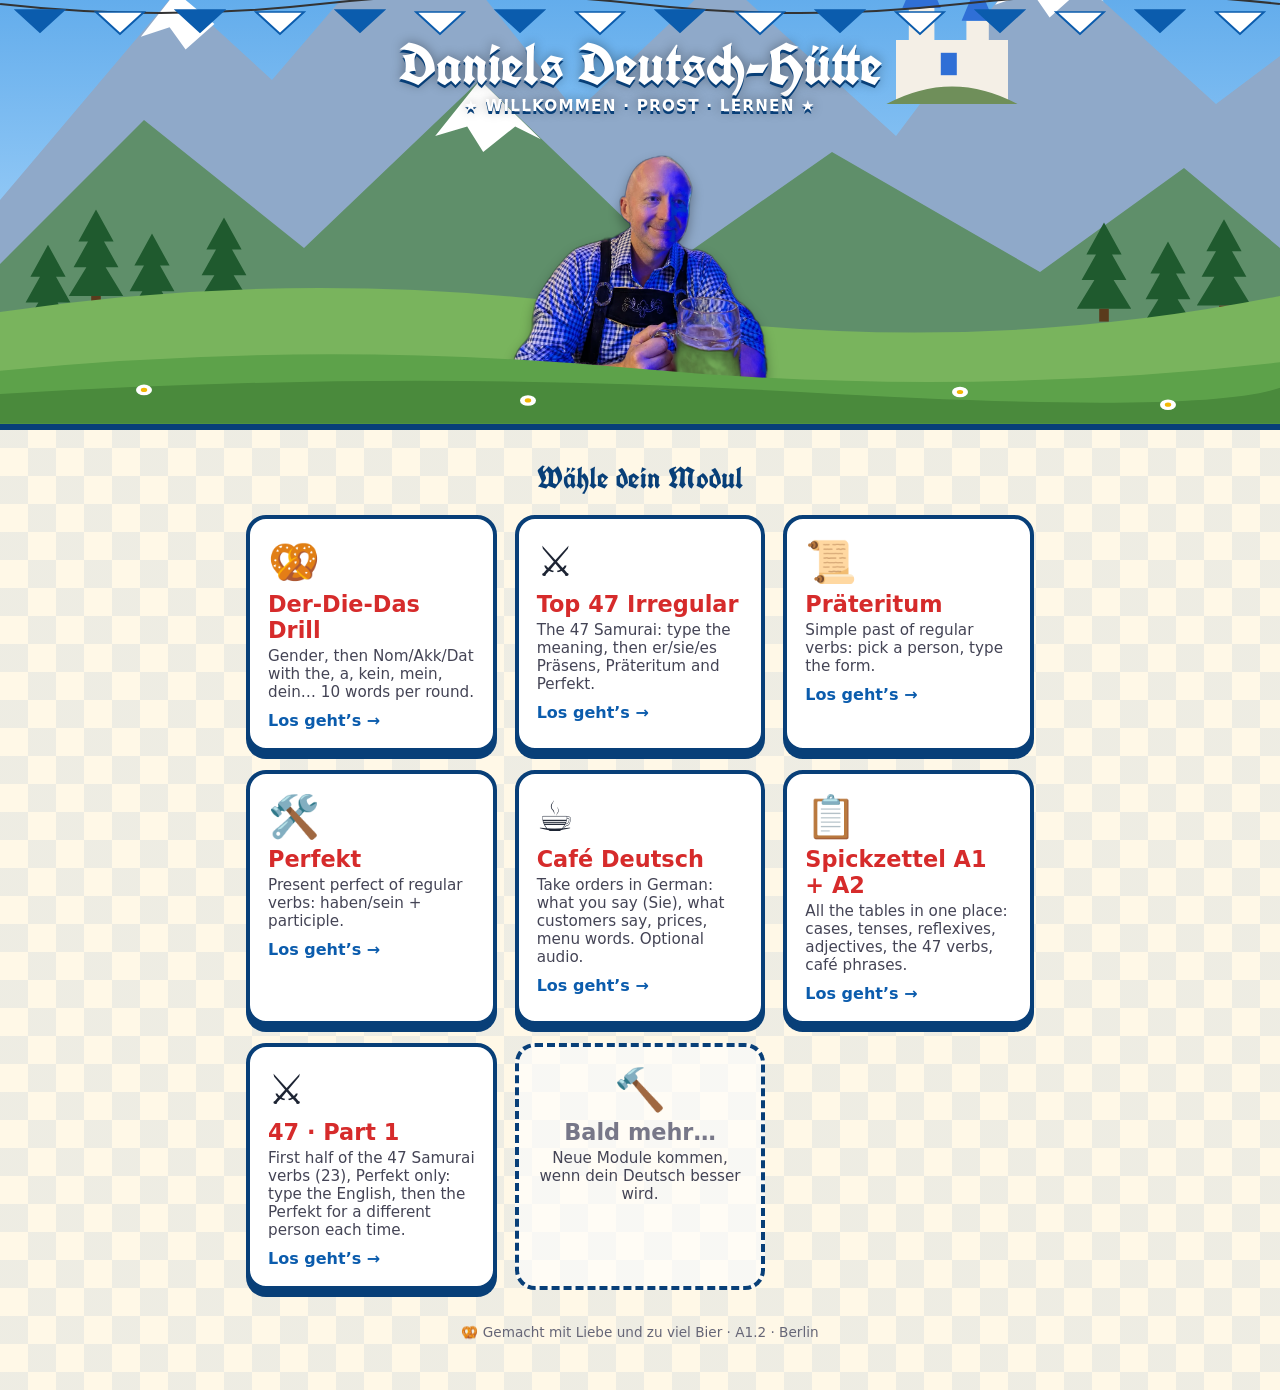
<file: index.html>
<!doctype html>
<html lang="de"><head><meta charset="utf-8">
<meta name="viewport" content="width=device-width,initial-scale=1">
<title>Daniels Deutsch-Hütte</title>
<link rel="icon" type="image/png" sizes="64x64" href="assets/favicon-64.png">
<link rel="shortcut icon" href="favicon.ico">
<link rel="apple-touch-icon" href="assets/apple-touch-icon.png">
<link rel="stylesheet" href="https://fonts.googleapis.com/css2?family=UnifrakturCook:wght@700&display=swap">
<link rel="stylesheet" href="style.css">
<style>
.hero{position:relative;height:min(78vw,430px);overflow:hidden;border-bottom:6px solid var(--blue2)}
.hero svg.scene{position:absolute;inset:0;width:100%;height:100%}
.hero img.me{position:absolute;left:50%;bottom:-2%;height:66%;transform:translateX(-50%);filter:drop-shadow(0 6px 6px rgba(0,0,0,.35))}
.hero .fg{position:absolute;left:0;bottom:0;width:100%;height:20%}
.title{position:absolute;top:36px;left:0;right:0;text-align:center;color:#fff;text-shadow:0 3px 0 var(--blue2),0 0 12px rgba(0,0,0,.4)}
.title h1{margin:0;font-size:clamp(2rem,8vw,3.6rem);line-height:1}
.title p{margin:.2em 0 0;font-weight:800;letter-spacing:.08em;font-size:.95rem}
.bunting{position:absolute;top:0;left:0;width:100%;height:36px}
.wrap{max-width:820px;margin:0 auto;padding:22px 16px 50px}
h2{text-align:center;color:var(--blue2);font-size:1.9rem;margin:.2em 0 .6em}
.grid{display:grid;grid-template-columns:repeat(auto-fill,minmax(240px,1fr));gap:18px}
.mod{display:block;text-decoration:none;color:var(--ink);background:#fff;border:4px solid var(--blue2);border-radius:20px;padding:18px;
 box-shadow:0 7px 0 var(--blue2);transition:transform .12s;position:relative;overflow:hidden}
.mod:hover{transform:translateY(-3px) rotate(-.6deg)}
.mod:active{transform:translateY(4px);box-shadow:0 2px 0 var(--blue2)}
.mod .em{font-size:2.6rem}
.mod h3{margin:.2em 0;color:var(--red);font-size:1.4rem}
.mod p{margin:0 0 10px;font-size:.95rem;color:#445}
.mod .go{font-weight:800;color:var(--blue)}
.mod.soon{border-style:dashed;box-shadow:none;background:rgba(255,255,255,.6);text-align:center;color:#778}
.mod.soon:hover{transform:none}
footer{text-align:center;color:#667;font-size:.85rem;margin-top:34px}
</style></head>
<body>
<header class="hero">
<svg class="scene" viewBox="0 0 800 430" preserveAspectRatio="xMidYMax slice" aria-hidden="true">
 <defs>
  <linearGradient id="sky" x1="0" y1="0" x2="0" y2="1"><stop offset="0" stop-color="#2a8be0"/><stop offset="1" stop-color="#bfe3ff"/></linearGradient>
  <g id="pine"><path d="M0-34 L11-14 H5 L14 2 H6 L17 20 H-17 L-6 2 H-14 L-5-14 H-11Z" fill="#1f5a2e"/><rect x="-3" y="20" width="6" height="8" fill="#5a3b1c"/></g>
  <pattern id="rhomb" width="26" height="26" patternUnits="userSpaceOnUse"><rect width="26" height="26" fill="#fff"/><path d="M13 0 26 13 13 26 0 13Z" fill="#0b5cad"/></pattern>
 </defs>
 <rect width="800" height="430" fill="url(#sky)"/>
 <circle cx="665" cy="95" r="34" fill="#ffe27a"/>
 <g fill="#fff" opacity=".95"><ellipse cx="130" cy="95" rx="55" ry="17"/><ellipse cx="165" cy="82" rx="38" ry="16"/><ellipse cx="520" cy="70" rx="48" ry="14"/><ellipse cx="548" cy="58" rx="30" ry="13"/></g>
 <!-- far mountains -->
 <path d="M0 290 L110 160 L170 215 L260 110 L360 235 L450 150 L560 250 L650 130 L760 230 L800 200 V430 H0Z" fill="#8fa9c9"/>
 <path d="M260 110 L228 150 L252 142 L262 160 L282 140 L300 150Z M650 130 L622 168 L645 160 L656 176 L676 158 L690 166Z M110 160 L88 188 L106 182 L116 196 L134 180Z" fill="#fff"/>
 <!-- castle -->
 <g transform="translate(560 168)"><rect x="0" y="22" width="70" height="40" fill="#f4efe6"/><rect x="8" y="2" width="16" height="30" fill="#f4efe6"/><path d="M4 2 16-26 28 2Z" fill="#2f6fd6"/><rect x="44" y="10" width="14" height="22" fill="#f4efe6"/><path d="M41 10 51-14 61 10Z" fill="#2f6fd6"/><rect x="28" y="30" width="10" height="14" fill="#2f6fd6"/><path d="M-6 62 Q35 40 76 62Z" fill="#6f8f5a"/></g>
 <!-- near mountains -->
 <path d="M0 330 L90 240 L190 320 L300 215 L420 330 L520 260 L650 335 L740 270 L800 320 V430 H0Z" fill="#5f8f6a"/>
 <path d="M300 215 L272 250 L292 244 L302 260 L322 244 L338 252Z" fill="#fff"/>
 <g><use href="#pine" x="60" y="330"/><use href="#pine" x="95" y="345" transform="translate(0,0)"/><use href="#pine" x="140" y="335"/><use href="#pine" x="690" y="338"/><use href="#pine" x="730" y="350"/><use href="#pine" x="765" y="336"/><use href="#pine" x="30" y="352"/></g>
 <path d="M0 360 Q200 330 400 360 T800 350 V430 H0Z" fill="#79b45d"/>
 <!-- bunting -->
 <path d="M0 0 H800" stroke="#222" stroke-width="2"/>
</svg>
<svg class="bunting" viewBox="0 0 800 36" preserveAspectRatio="none" aria-hidden="true">
 <path d="M0 4 Q100 22 200 4 T400 4 T600 4 T800 4" stroke="#333" fill="none" stroke-width="2"/>
 <g id="flags"></g>
</svg>
<div class="title"><h1 class="fraktur">Daniels Deutsch-Hütte</h1><p>★ WILLKOMMEN · PROST · LERNEN ★</p></div>
<img class="me" src="assets/daniel.webp" alt="Daniel in Lederhosen mit einer Maß Bier vor den Alpen">
<svg class="fg" viewBox="0 0 800 80" preserveAspectRatio="none" aria-hidden="true">
 <path d="M0 30 Q200 0 400 28 T800 22 V80 H0Z" fill="#5da24a"/><path d="M0 52 Q250 28 500 50 T800 46 V80 H0Z" fill="#4a8a3c"/>
 <g fill="#fff"><circle cx="90" cy="48" r="5"/><circle cx="330" cy="58" r="5"/><circle cx="600" cy="50" r="5"/><circle cx="730" cy="62" r="5"/></g>
 <g fill="#f2b705"><circle cx="90" cy="48" r="2"/><circle cx="330" cy="58" r="2"/><circle cx="600" cy="50" r="2"/><circle cx="730" cy="62" r="2"/></g>
</svg>
</header>

<main class="wrap">
 <h2 class="fraktur">Wähle dein Modul</h2>
 <div class="grid" id="grid"></div>
 <footer>🥨 Gemacht mit Liebe und zu viel Bier · A1.2 · Berlin</footer>
</main>
<script src="modules.js"></script>
<script>
(function(){
  var g=document.getElementById("grid");
  window.MODULES.forEach(function(m){
    var a=document.createElement("a");a.className="mod";a.href=m.path;
    a.innerHTML='<div class="em">'+m.emoji+'</div><h3>'+m.title+'</h3><p>'+m.blurb+'</p><span class="go">Los geht’s →</span>';
    g.appendChild(a);
  });
  var s=document.createElement("div");s.className="mod soon";
  s.innerHTML='<div class="em">🔨</div><h3 style="color:#778">Bald mehr…</h3><p>Neue Module kommen, wenn dein Deutsch besser wird.</p>';
  g.appendChild(s);
  // bunting flags
  var f=document.getElementById("flags"),h="";
  for(var i=0;i<16;i++){var x=i*50+10,y=4+Math.sin(i*Math.PI/2)*0+ (i%4===0||i%4===2?9:(i%4===1||i%4===3?9:9));
    h+='<path d="M'+x+' '+(i%2?12:10)+' h30 l-15 22z" fill="'+(i%2?"#fff":"#0b5cad")+'" stroke="#0b5cad" stroke-width="1.5"/>';}
  f.innerHTML=h;
})();
</script>
</body></html>
</file>
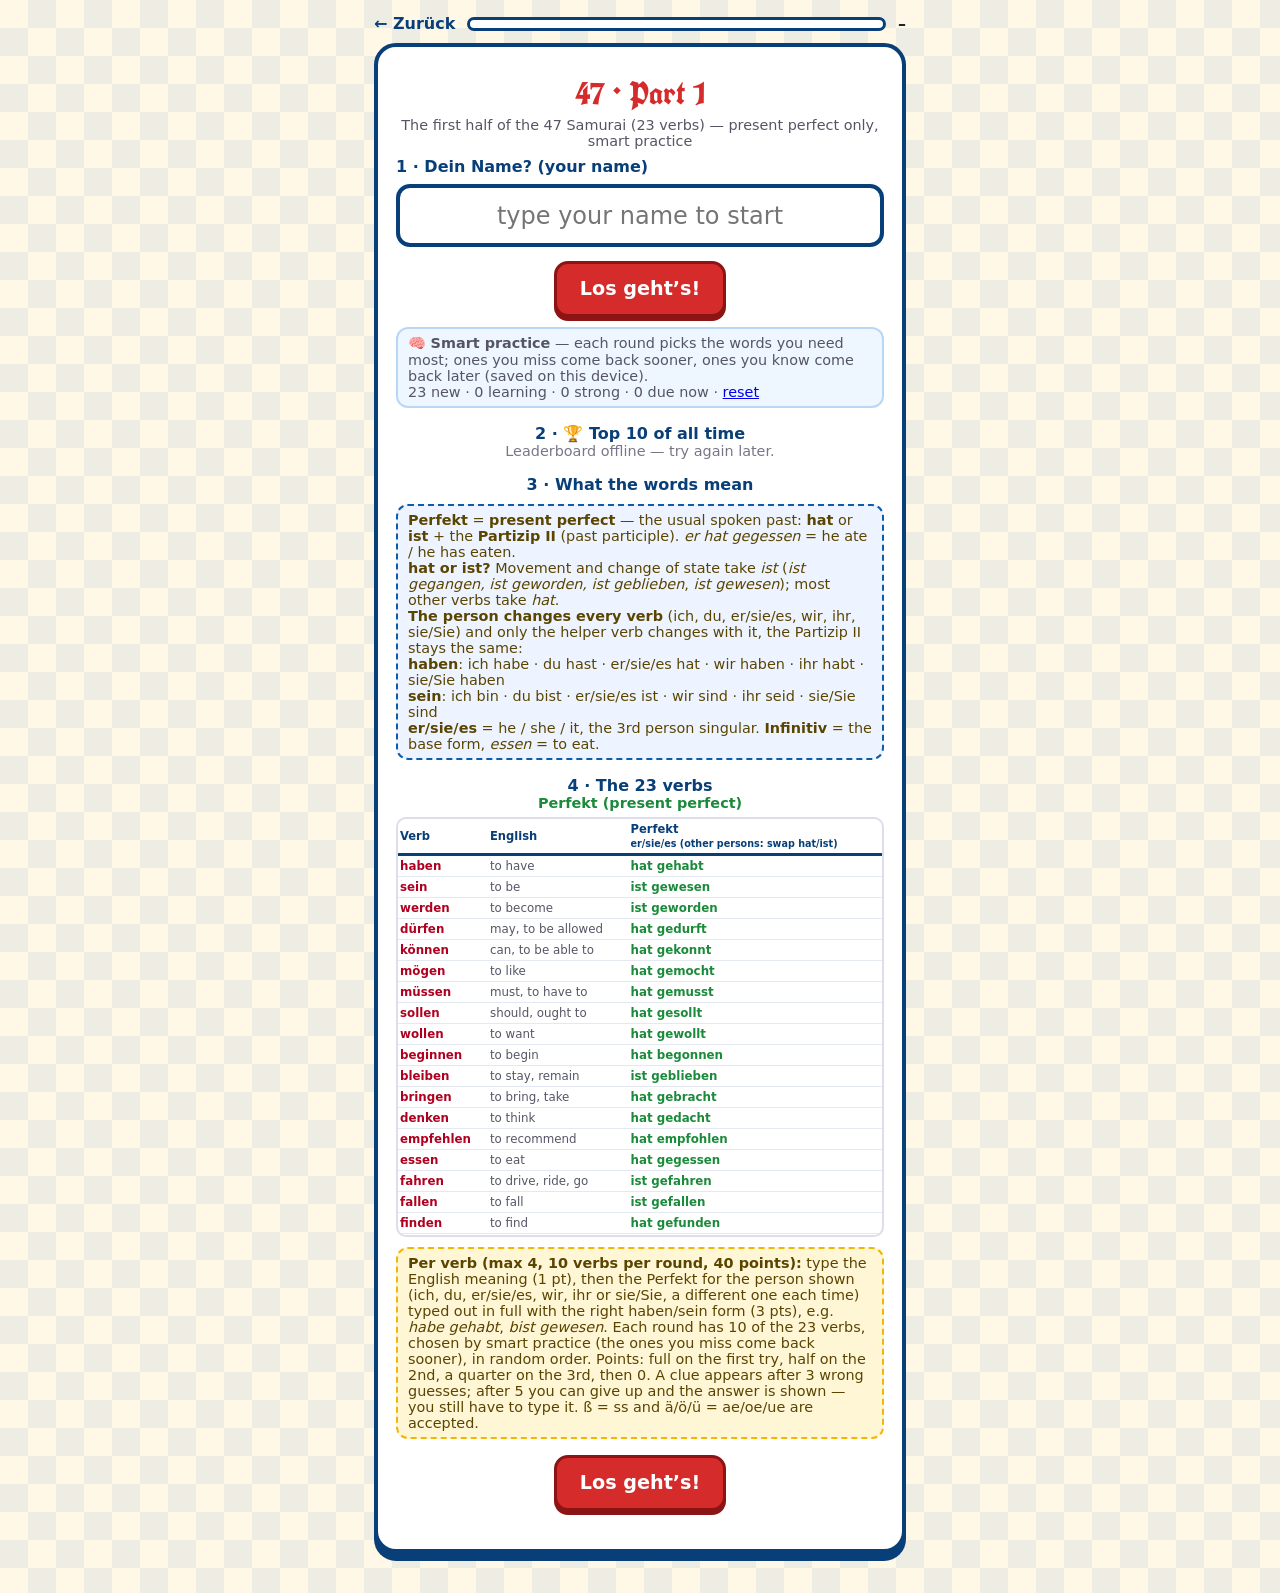
<file: modules/47-part-1/index.html>
<!doctype html>
<html lang="en"><head><meta charset="utf-8">
<meta name="viewport" content="width=device-width,initial-scale=1">
<title>47 · Part 1</title>
<link rel="icon" type="image/png" sizes="64x64" href="../../assets/favicon-64.png">
<link rel="shortcut icon" href="../../favicon.ico">
<link rel="apple-touch-icon" href="../../assets/apple-touch-icon.png">
<link rel="stylesheet" href="https://fonts.googleapis.com/css2?family=UnifrakturCook:wght@700&display=swap">
<link rel="stylesheet" href="../../style.css">
<style>
.wrap{max-width:560px;margin:0 auto;padding:14px 14px 40px}
.top{display:flex;justify-content:space-between;align-items:center;margin-bottom:10px}
.top a{color:var(--blue2);font-weight:700;text-decoration:none}
.bar{height:14px;background:#fff;border:3px solid var(--blue2);border-radius:99px;overflow:hidden;flex:1;margin:0 12px}
.bar i{display:block;height:100%;width:0;background:repeating-linear-gradient(45deg,var(--blue) 0 10px,#fff 10px 20px);transition:width .3s}
.card{background:#fff;border:4px solid var(--blue2);border-radius:22px;box-shadow:0 8px 0 var(--blue2);padding:22px 18px;text-align:center}
.noun{font-size:clamp(2.2rem,11vw,3.4rem);margin:.1em 0 .3em;font-weight:800;color:var(--blue2);word-break:break-word}
.gbtns{display:grid;grid-template-columns:repeat(3,1fr);gap:10px}
.g{font-size:1.6rem;padding:.7em 0;color:#fff;border-color:rgba(0,0,0,.35);box-shadow:0 5px 0 rgba(0,0,0,.35)}
.g.m{background:var(--m)}.g.f{background:var(--f)}.g.n{background:var(--n)}
.g.done{outline:5px solid var(--gold)}.g.dim{opacity:.35}
.shake{animation:sh .35s}
@keyframes sh{20%{transform:translateX(-8px)}40%{transform:translateX(8px)}60%{transform:translateX(-5px)}80%{transform:translateX(5px)}}
.pill{display:inline-block;border-radius:99px;padding:.25em .9em;font-weight:800;color:#fff;margin:0 2px;font-size:1.15rem}
.c0{background:#a67c52}.c1{background:#0f8a8a}.c2{background:#d6457a}
.head{display:flex;flex-wrap:wrap;justify-content:center;gap:6px;margin-bottom:4px}
.eng-big{font-size:clamp(1.6rem,7.5vw,2.2rem);font-weight:900;color:var(--blue2);margin:10px 0 2px;line-height:1.2}
.eng-big b{color:var(--red)}
.note{background:#fff6d6;border:2px dashed var(--gold);border-radius:12px;padding:6px 10px;margin:10px 0 0;font-size:.9rem;color:#5a4500}
.prompt{font-size:1.5rem;font-weight:800;margin:10px 0;line-height:1.5}
.prompt .blank{display:inline-block;min-width:4.5em;border-bottom:4px dashed var(--blue);color:var(--blue)}
input[type=text]{font:inherit;font-size:1.5rem;width:100%;padding:.55em;border:4px solid var(--blue2);border-radius:14px;text-align:center;margin:8px 0 12px}
.res{font-size:1.3rem;font-weight:800;margin:8px 0}
.ok{color:var(--green)}.bad{color:var(--red)}
.hidden{display:none}
.tip{font-size:.85rem;color:#667;margin:8px 0}
.small{font-size:.9rem;color:#556}
/* tables */
table.t{border-collapse:separate;border-spacing:3px;width:100%;margin:8px 0;font-size:.95rem}
table.t th,table.t td{padding:6px 4px;border-radius:8px;font-weight:800}
.t .h{color:#fff}.t .hm{background:var(--m)}.t .hf{background:var(--f)}.t .hn{background:var(--n)}
.t .rc{color:#fff;text-align:left;padding-left:8px}
.t td{background:#f1f5fb}
.t td.rc.gm{background:var(--m)}.t td.rc.gf{background:var(--f)}.t td.rc.gn{background:var(--n)}
.t td.rc.c0{background:#a67c52}.t td.rc.c1{background:#0f8a8a}.t td.rc.c2{background:#d6457a}
.t td.e b{color:var(--red)}
.t td small{display:block;font-weight:600;color:#556;font-size:.8rem}
.nm{margin:8px 0 14px}.nm label{font-weight:800;color:var(--blue2);display:block;text-align:left}
.lb{width:100%;border-collapse:collapse;font-size:.92rem;margin:6px 0}
.lb th{color:var(--blue2);text-align:left;padding:4px 6px;border-bottom:3px solid var(--blue2)}
.lb td{padding:5px 6px;border-bottom:1px solid #e3e8f2;text-align:left}
.lb tr.me td{background:#fff3c4;font-weight:900}
.lb .pc{font-weight:900;text-align:right}
.lbempty{color:#778;font-size:.9rem}.t td.e{color:var(--blue2)}
.t .wh{background:#fff;border:2px solid #dde;font-weight:700;text-align:left;padding-left:8px}
.intro h2{margin:.1em 0;color:var(--red)}
.intro .tl{text-align:left;font-weight:800;margin:14px 0 0;color:var(--blue2)}
/* results */
.ring{--p:0;width:170px;height:170px;border-radius:50%;margin:8px auto;display:grid;place-items:center;
 background:conic-gradient(var(--col,#d62b2b) calc(var(--p)*1%),#e8edf5 0)}
.ring div{width:132px;height:132px;border-radius:50%;background:#fff;display:grid;place-items:center;align-content:center}
.ring b{font-size:2.4rem;line-height:1}.ring span{font-size:.95rem;font-weight:800;color:#556}
.stats{display:grid;grid-template-columns:repeat(3,1fr);gap:8px;margin:14px 0}
.st{border-radius:14px;padding:8px 2px;color:#fff;font-weight:800}
.st b{display:block;font-size:1.8rem}.st span{font-size:.75rem}
.s1{background:var(--green)}.s2{background:#e09b00}.s3{background:var(--red)}
.cs{display:grid;grid-template-columns:repeat(3,1fr);gap:8px;margin:6px 0 12px}
.cs div{border-radius:14px;color:#fff;padding:8px 2px;font-weight:800}.cs b{display:block;font-size:1.3rem}.cs span{font-size:.75rem}
.rv{text-align:left;margin:10px 0}
.rv .row{border-left:8px solid;border-radius:10px;padding:6px 10px;margin:6px 0;background:#f7f9fc;font-size:.95rem}
.row.r1{border-color:var(--green)}.row.r2{border-color:#e09b00}.row.r3{border-color:var(--red)}
.row .pts{float:right;font-weight:900}
.row i{color:#778}
.sec{font-weight:900;color:var(--blue2);text-align:left;margin:16px 0 0}
.vb{font-size:clamp(2.3rem,12vw,3.6rem);font-weight:900;color:#b00020;margin:.1em 0 .2em}
.done-row{display:flex;justify-content:space-between;gap:8px;text-align:left;background:#eaf6ec;border-left:8px solid var(--green);border-radius:10px;padding:6px 10px;margin:6px 0;font-weight:700}
.done-row small{color:#556;font-weight:600;display:block}
.step-lab{font-weight:900;color:var(--blue2);text-align:left;margin-top:10px}
.cl{letter-spacing:.12em;font-family:monospace;font-size:1.3rem}
.vt{width:100%;border-collapse:collapse;font-size:.74rem;text-align:left}
.vt th{color:var(--blue2);border-bottom:3px solid var(--blue2);padding:3px 2px;font-size:.72rem}
.vt td{padding:3px 2px;border-bottom:1px solid #e3e8f2}
.vt .p1{color:#1565c0;font-weight:700}.vt .p2{color:#7b1fa2;font-weight:700}.vt .p3{color:#1b8a3a;font-weight:700}.vt .iv{color:#b00020;font-weight:800}.vt .en{color:#556}
.tw{max-height:420px;overflow:auto;border:2px solid #dde;border-radius:10px;margin:6px 0}
</style>
</head>
<body><div class="wrap">
 <div class="top"><a href="../../index.html">← Zurück</a><div class="bar"><i id="bar"></i></div><b id="count">–</b></div>

 <div id="s-intro" class="card intro">
  <h2 class="fraktur" style="font-size:2rem">47 · Part 1</h2>
  <div class="small">The first half of the 47 Samurai (23 verbs) — present perfect only, smart practice</div>
  <div class="nm"><label for="name">1 · Dein Name? (your name)</label>
   <input type="text" id="name" maxlength="20" placeholder="type your name to start" autocomplete="off" style="margin-bottom:0"></div>
  <p style="margin:6px 0"><button class="btn primary go" style="font-size:1.2rem" disabled>Los geht’s!</button></p>
  <div class="small" id="srsline" style="background:#eef6ff;border:2px solid #b9d7f5;border-radius:12px;padding:6px 10px;margin:10px 0;text-align:left"></div>
  <div class="sec" style="text-align:center">2 · 🏆 Top 10 of all time</div><div id="lb0"></div>
  <div class="sec" style="text-align:center">3 · What the words mean</div>
  <div class="note" style="text-align:left;background:#eef4ff;border-color:var(--blue)">
   <b>Perfekt</b> = <b>present perfect</b> — the usual spoken past: <b>hat</b> or <b>ist</b> + the <b>Partizip II</b> (past participle). <i>er hat gegessen</i> = he ate / he has eaten.<br>
   <b>hat or ist?</b> Movement and change of state take <i>ist</i> (<i>ist gegangen, ist geworden, ist geblieben</i>, <i>ist gewesen</i>); most other verbs take <i>hat</i>.<br>
   <b>The person changes every verb</b> (ich, du, er/sie/es, wir, ihr, sie/Sie) and only the helper verb changes with it, the Partizip II stays the same:<br>
   <b>haben</b>: ich habe · du hast · er/sie/es hat · wir haben · ihr habt · sie/Sie haben<br>
   <b>sein</b>: ich bin · du bist · er/sie/es ist · wir sind · ihr seid · sie/Sie sind<br>
   <b>er/sie/es</b> = he / she / it, the 3rd person singular. <b>Infinitiv</b> = the base form, <i>essen</i> = to eat.</div>
  <div class="sec" style="text-align:center">4 · The 23 verbs</div>
  <div class="small"><span style="color:#1b8a3a;font-weight:800">Perfekt (present perfect)</span></div>
  <div class="tw"><table class="vt" id="vt"></table></div>
  <div class="note" style="text-align:left"><b>Per verb (max 4, 10 verbs per round, 40 points):</b> type the English meaning (1 pt), then the Perfekt for the person shown (ich, du, er/sie/es, wir, ihr or sie/Sie, a different one each time) typed out in full with the right haben/sein form (3 pts), e.g. <i>habe gehabt</i>, <i>bist gewesen</i>. Each round has 10 of the 23 verbs, chosen by smart practice (the ones you miss come back sooner), in random order. Points: full on the first try, half on the 2nd, a quarter on the 3rd, then 0. A clue appears after 3 wrong guesses; after 5 you can give up and the answer is shown — you still have to type it. ß = ss and ä/ö/ü = ae/oe/ue are accepted.</div>
  <p><button class="btn primary go" style="font-size:1.2rem" disabled>Los geht’s!</button></p>
 </div>

 <div id="s-verb" class="card hidden">
  <div class="small">Verb <span id="vn"></span> — type everything out</div>
  <div class="vb" id="inf"></div>
  <div id="doneRows"></div>
  <div id="active">
   <div class="step-lab" id="slab"></div>
   <form id="form" autocomplete="off">
    <input type="text" id="ans" autocapitalize="off" autocorrect="off" spellcheck="false">
    <button class="btn primary" id="check" type="submit">Prüfen</button>
   </form>
   <div id="fb" class="res"></div>
  </div>
  <button class="btn primary hidden" id="next">Weiter →</button>
 </div>

 <div id="s-done" class="card hidden">
  <div class="small">Geschafft!</div>
  <div class="ring" id="ring"><div><b id="pct"></b><span id="frac"></span></div></div>
  <p class="res" id="verdict"></p>
  <p class="small" id="best"></p>
  <div class="stats" style="grid-template-columns:repeat(2,1fr)">
   <div class="st" style="background:#555"><b id="n0">0</b><span id="m0">English</span></div>
   <div class="st" style="background:#1b8a3a"><b id="n1">0</b><span id="m1">Perfekt</span></div>
  </div>
  <div class="sec">Every verb</div>
  <div class="rv" id="review"></div>
  <div class="sec">🏆 Top 10 of all time</div><div id="lb1"></div>
  <button class="btn primary" id="again">Nochmal!</button>
  <a class="btn" href="../../index.html">Zur Hütte</a>
 </div>
</div>
<script src="../../config.js"></script><script src="../../srs.js"></script><script src="verbs.js"></script><script src="logic.js"></script><script src="drill.js"></script>
</body></html>
</file>
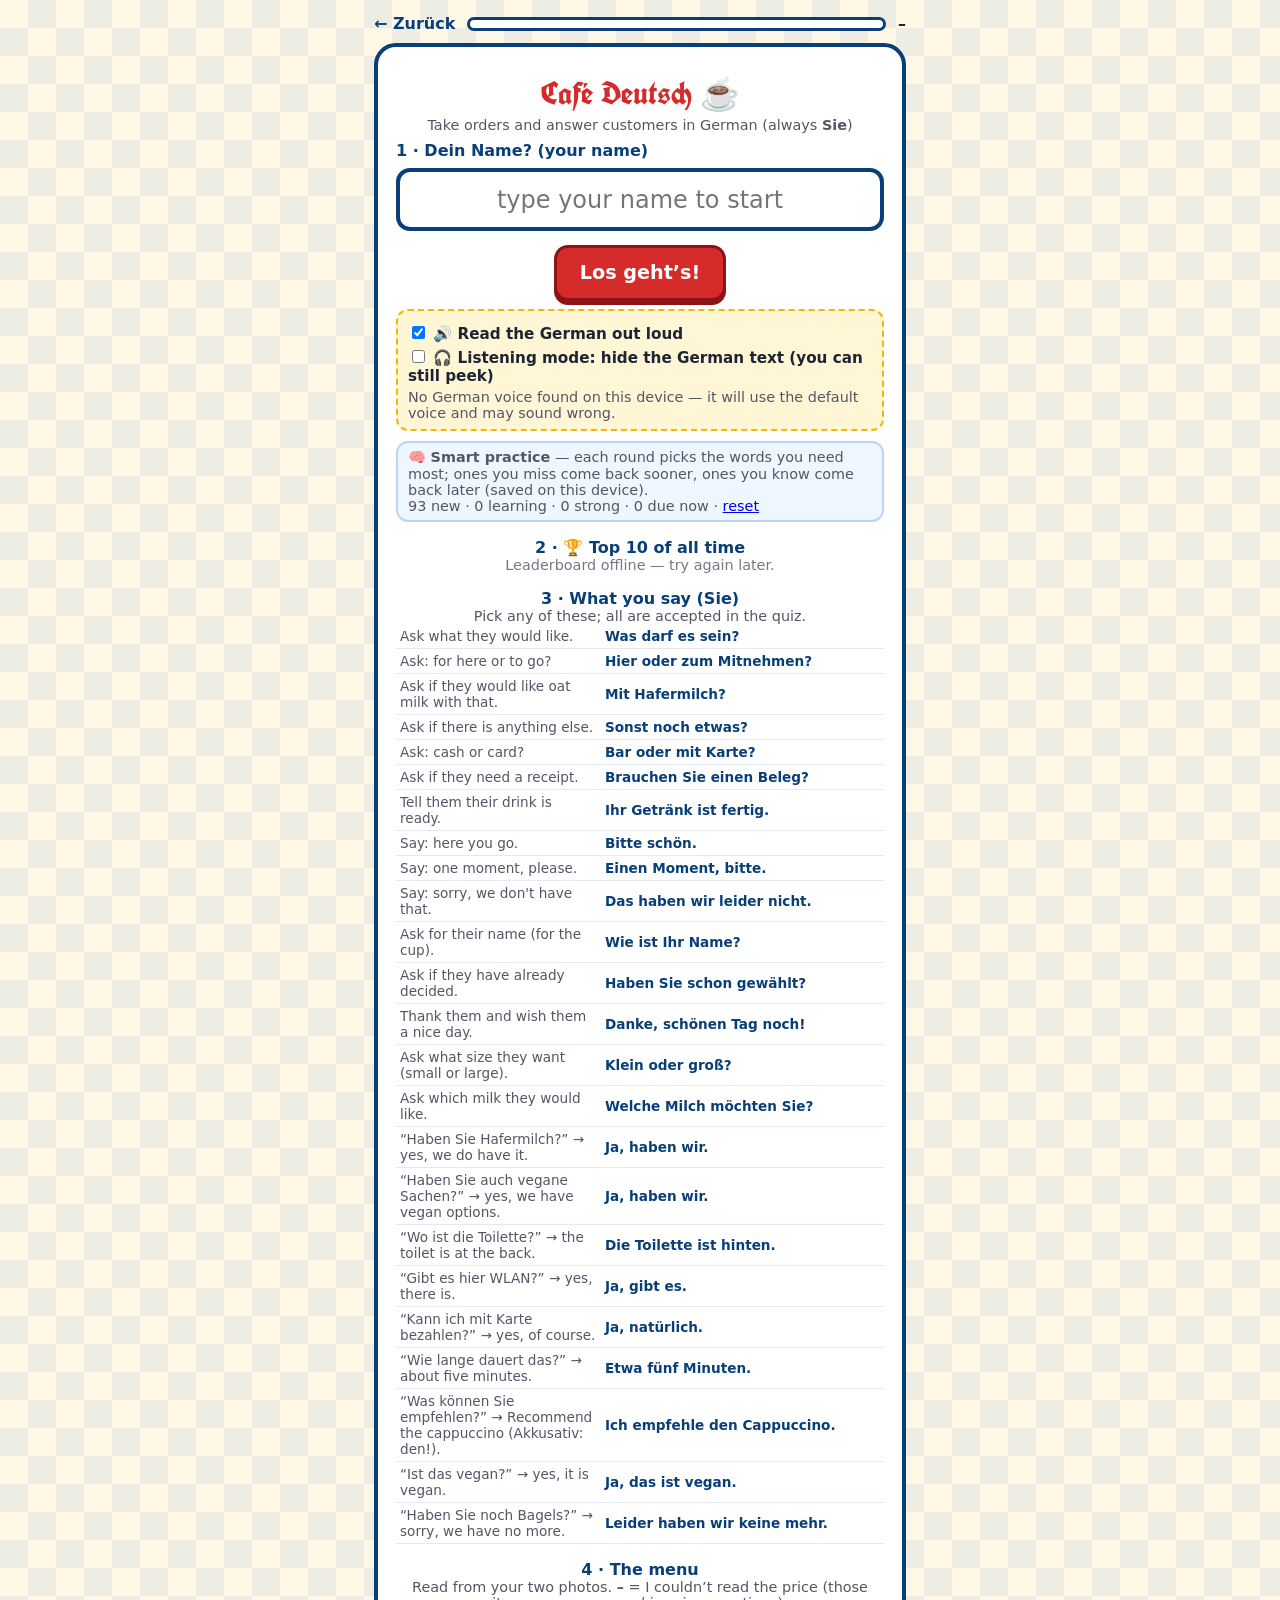
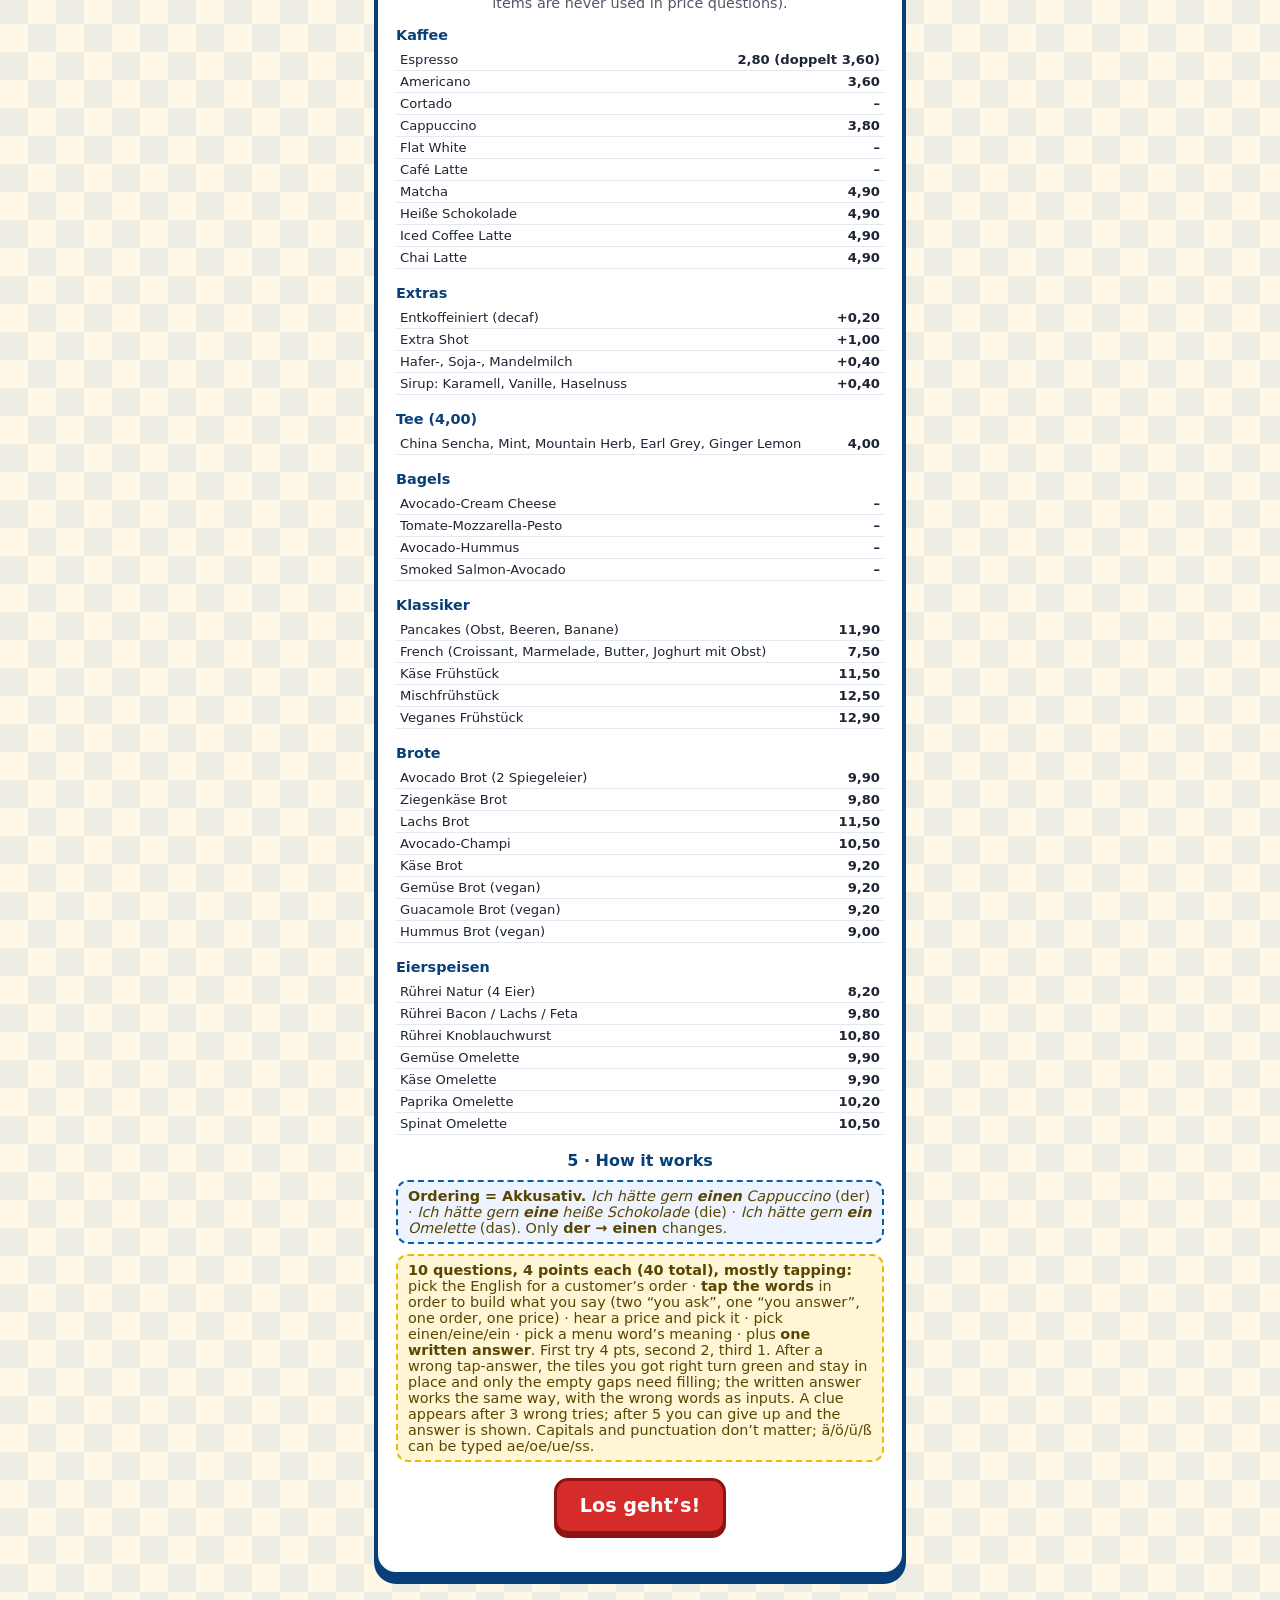
<file: modules/cafe/index.html>
<!doctype html>
<html lang="en"><head><meta charset="utf-8">
<meta name="viewport" content="width=device-width,initial-scale=1">
<title>Café Deutsch</title>
<link rel="icon" type="image/png" sizes="64x64" href="../../assets/favicon-64.png">
<link rel="shortcut icon" href="../../favicon.ico">
<link rel="apple-touch-icon" href="../../assets/apple-touch-icon.png">
<link rel="stylesheet" href="https://fonts.googleapis.com/css2?family=UnifrakturCook:wght@700&display=swap">
<link rel="stylesheet" href="../../style.css">
<style>
.wrap{max-width:560px;margin:0 auto;padding:14px 14px 40px}
.top{display:flex;justify-content:space-between;align-items:center;margin-bottom:10px}
.top a{color:var(--blue2);font-weight:700;text-decoration:none}
.bar{height:14px;background:#fff;border:3px solid var(--blue2);border-radius:99px;overflow:hidden;flex:1;margin:0 12px}
.bar i{display:block;height:100%;width:0;background:repeating-linear-gradient(45deg,var(--blue) 0 10px,#fff 10px 20px);transition:width .3s}
.card{background:#fff;border:4px solid var(--blue2);border-radius:22px;box-shadow:0 8px 0 var(--blue2);padding:22px 18px;text-align:center}
.noun{font-size:clamp(2.2rem,11vw,3.4rem);margin:.1em 0 .3em;font-weight:800;color:var(--blue2);word-break:break-word}
.gbtns{display:grid;grid-template-columns:repeat(3,1fr);gap:10px}
.g{font-size:1.6rem;padding:.7em 0;color:#fff;border-color:rgba(0,0,0,.35);box-shadow:0 5px 0 rgba(0,0,0,.35)}
.g.m{background:var(--m)}.g.f{background:var(--f)}.g.n{background:var(--n)}
.g.done{outline:5px solid var(--gold)}.g.dim{opacity:.35}
.shake{animation:sh .35s}
@keyframes sh{20%{transform:translateX(-8px)}40%{transform:translateX(8px)}60%{transform:translateX(-5px)}80%{transform:translateX(5px)}}
.pill{display:inline-block;border-radius:99px;padding:.25em .9em;font-weight:800;color:#fff;margin:0 2px;font-size:1.15rem}
.c0{background:#a67c52}.c1{background:#0f8a8a}.c2{background:#d6457a}
.head{display:flex;flex-wrap:wrap;justify-content:center;gap:6px;margin-bottom:4px}
.eng-big{font-size:clamp(1.6rem,7.5vw,2.2rem);font-weight:900;color:var(--blue2);margin:10px 0 2px;line-height:1.2}
.eng-big b{color:var(--red)}
.note{background:#fff6d6;border:2px dashed var(--gold);border-radius:12px;padding:6px 10px;margin:10px 0 0;font-size:.9rem;color:#5a4500}
.prompt{font-size:1.5rem;font-weight:800;margin:10px 0;line-height:1.5}
.prompt .blank{display:inline-block;min-width:4.5em;border-bottom:4px dashed var(--blue);color:var(--blue)}
input[type=text]{font:inherit;font-size:1.5rem;width:100%;padding:.55em;border:4px solid var(--blue2);border-radius:14px;text-align:center;margin:8px 0 12px}
.res{font-size:1.3rem;font-weight:800;margin:8px 0}
.ok{color:var(--green)}.bad{color:var(--red)}
.hidden{display:none}
.tip{font-size:.85rem;color:#667;margin:8px 0}
.small{font-size:.9rem;color:#556}
/* tables */
table.t{border-collapse:separate;border-spacing:3px;width:100%;margin:8px 0;font-size:.95rem}
table.t th,table.t td{padding:6px 4px;border-radius:8px;font-weight:800}
.t .h{color:#fff}.t .hm{background:var(--m)}.t .hf{background:var(--f)}.t .hn{background:var(--n)}
.t .rc{color:#fff;text-align:left;padding-left:8px}
.t td{background:#f1f5fb}
.t td.rc.gm{background:var(--m)}.t td.rc.gf{background:var(--f)}.t td.rc.gn{background:var(--n)}
.t td.rc.c0{background:#a67c52}.t td.rc.c1{background:#0f8a8a}.t td.rc.c2{background:#d6457a}
.t td.e b{color:var(--red)}
.t td small{display:block;font-weight:600;color:#556;font-size:.8rem}
.nm{margin:8px 0 14px}.nm label{font-weight:800;color:var(--blue2);display:block;text-align:left}
.lb{width:100%;border-collapse:collapse;font-size:.92rem;margin:6px 0}
.lb th{color:var(--blue2);text-align:left;padding:4px 6px;border-bottom:3px solid var(--blue2)}
.lb td{padding:5px 6px;border-bottom:1px solid #e3e8f2;text-align:left}
.lb tr.me td{background:#fff3c4;font-weight:900}
.lb .pc{font-weight:900;text-align:right}
.lbempty{color:#778;font-size:.9rem}.t td.e{color:var(--blue2)}
.t .wh{background:#fff;border:2px solid #dde;font-weight:700;text-align:left;padding-left:8px}
.intro h2{margin:.1em 0;color:var(--red)}
.intro .tl{text-align:left;font-weight:800;margin:14px 0 0;color:var(--blue2)}
/* results */
.ring{--p:0;width:170px;height:170px;border-radius:50%;margin:8px auto;display:grid;place-items:center;
 background:conic-gradient(var(--col,#d62b2b) calc(var(--p)*1%),#e8edf5 0)}
.ring div{width:132px;height:132px;border-radius:50%;background:#fff;display:grid;place-items:center;align-content:center}
.ring b{font-size:2.4rem;line-height:1}.ring span{font-size:.95rem;font-weight:800;color:#556}
.stats{display:grid;grid-template-columns:repeat(3,1fr);gap:8px;margin:14px 0}
.st{border-radius:14px;padding:8px 2px;color:#fff;font-weight:800}
.st b{display:block;font-size:1.8rem}.st span{font-size:.75rem}
.s1{background:var(--green)}.s2{background:#e09b00}.s3{background:var(--red)}
.cs{display:grid;grid-template-columns:repeat(3,1fr);gap:8px;margin:6px 0 12px}
.cs div{border-radius:14px;color:#fff;padding:8px 2px;font-weight:800}.cs b{display:block;font-size:1.3rem}.cs span{font-size:.75rem}
.rv{text-align:left;margin:10px 0}
.rv .row{border-left:8px solid;border-radius:10px;padding:6px 10px;margin:6px 0;background:#f7f9fc;font-size:.95rem}
.row.r1{border-color:var(--green)}.row.r2{border-color:#e09b00}.row.r3{border-color:var(--red)}
.row .pts{float:right;font-weight:900}
.row i{color:#778}
.sec{font-weight:900;color:var(--blue2);text-align:left;margin:16px 0 0}
.vb{font-size:clamp(2.3rem,12vw,3.6rem);font-weight:900;color:#b00020;margin:.1em 0 .2em}
.done-row{display:flex;justify-content:space-between;gap:8px;text-align:left;background:#eaf6ec;border-left:8px solid var(--green);border-radius:10px;padding:6px 10px;margin:6px 0;font-weight:700}
.done-row small{color:#556;font-weight:600;display:block}
.step-lab{font-weight:900;color:var(--blue2);text-align:left;margin-top:10px}
.cl{letter-spacing:.12em;font-family:monospace;font-size:1.3rem}
.vt{width:100%;border-collapse:collapse;font-size:.74rem;text-align:left}
.vt th{color:var(--blue2);border-bottom:3px solid var(--blue2);padding:3px 2px;font-size:.72rem}
.vt td{padding:3px 2px;border-bottom:1px solid #e3e8f2}
.vt .p1{color:#1565c0;font-weight:700}.vt .p2{color:#7b1fa2;font-weight:700}.vt .p3{color:#1b8a3a;font-weight:700}.vt .iv{color:#b00020;font-weight:800}.vt .en{color:#556}
.tw{max-height:420px;overflow:auto;border:2px solid #dde;border-radius:10px;margin:6px 0}
.pillrow{display:flex;flex-wrap:wrap;justify-content:center;gap:6px;margin:4px 0 8px}
.pp{display:inline-block;border-radius:99px;padding:.25em .9em;font-weight:800;color:#fff;font-size:1.15rem}
.pp.pe{background:var(--blue2)}.pp.t1{background:#7b1fa2}.pp.t2{background:#1b8a3a}
.mt{width:100%;table-layout:fixed;border-collapse:collapse;font-size:.63rem;text-align:center}
.mt col.c1{width:17%}
.mt th{background:#4fc3e8;color:#0b2a40;padding:5px 1px;font-size:.66rem;border:1px solid #fff}
.mt td{background:#8fdcf2;padding:4px 0;font-weight:700;border:1px solid #fff;color:#0b2a40}
.mt td.lb2{background:#e6e6e6;text-align:right;padding-right:4px;font-weight:600;font-size:.62rem;color:#333}
.mt td.pr{font-size:.8rem}
.mt td.st2{background:#c9eefa;font-weight:600}
.mt .oe{color:#e07b00}
.pq{width:100%;border-collapse:separate;border-spacing:3px;font-size:.85rem;margin:6px 0}
.pq th{background:#4a9bb0;color:#fff;padding:6px 3px;font-weight:800}
.pq td{background:#3b5f5c;color:#fff;padding:6px 3px;font-weight:700;text-align:center}
.pq td:last-child{background:#dfeeee;color:#234;font-weight:600}
.bub{background:#f3f7ff;border:3px solid var(--blue2);border-radius:18px 18px 18px 4px;padding:10px 12px;margin:8px 0;text-align:left}
.bub .who{font-size:.75rem;font-weight:900;color:#778;text-transform:uppercase}
.bub .tx{font-size:1.35rem;font-weight:800;color:var(--blue2);margin:2px 0}
.bub .tx.hid{color:#aab;letter-spacing:.2em}
.bub button{margin:4px 6px 0 0;font-size:.9rem}
.chip{display:inline-block;border-radius:99px;padding:.2em .9em;font-weight:900;color:#fff;background:#0f8a8a;font-size:.95rem}
.opt{display:block;width:100%;text-align:left;margin:8px 0;font-size:1.05rem;padding:.7em .9em}
.opt.x{opacity:.35;text-decoration:line-through}.opt.good{background:var(--green);color:#fff}
.ask{font-size:1.15rem;font-weight:800;margin:8px 0;text-align:left}
.sett{text-align:left;background:#fff6d6;border:2px dashed var(--gold);border-radius:12px;padding:8px 10px;margin:8px 0;font-size:.95rem}
.sett label{display:block;font-weight:800;margin:4px 0}
.mn td,.mn th{font-size:.82rem;text-align:left;padding:3px 4px;border-bottom:1px solid #e3e8f2}.mn th{color:var(--blue2);border-bottom:3px solid var(--blue2)}
.mn td:last-child{text-align:right;font-weight:800;white-space:nowrap}
.pb td{font-size:.85rem;text-align:left;padding:4px;border-bottom:1px solid #e3e8f2}.pb td:first-child{color:#556;width:42%}.pb td:last-child{font-weight:800;color:var(--blue2)}
.built{min-height:62px;border-top:3px solid #dde;border-bottom:3px solid #dde;margin:10px 0;padding:6px 0;display:flex;flex-wrap:wrap;gap:6px;justify-content:center;align-content:flex-start}
.bank{display:flex;flex-wrap:wrap;gap:8px;justify-content:center;margin:10px 0}
.tile{font:inherit;font-weight:800;font-size:1.1rem;padding:.45em .8em;border:3px solid var(--blue2);border-radius:12px;background:#fff;color:var(--blue2);box-shadow:0 4px 0 var(--blue2);cursor:pointer}
.tile.used{visibility:hidden}.tile.lock{background:#e3f4e6;border-color:var(--green);color:#1b5e20;box-shadow:0 4px 0 var(--green);opacity:1}.tile.slot{border-style:dashed;box-shadow:none;background:#fff;min-width:3.2em}.built .tile{background:#eef4ff}
.fixer{display:flex;flex-wrap:wrap;gap:6px;justify-content:center;margin:8px 0}
.fixer .w{font:inherit;font-weight:800;font-size:1.1rem;padding:.4em .6em;border-radius:10px;border:3px solid}
.fixer .okw{background:#e3f4e6;border-color:var(--green);color:#1b5e20}
.fixer input.w{width:auto;margin:0;min-width:4ch;text-align:center}
.fixer input.sub{border-color:var(--red);background:#fdeaea}.fixer input.miss{border:3px dashed var(--red);background:#fff}
</style>
</head>
<body><div class="wrap">
 <div class="top"><a href="../../index.html">← Zurück</a><div class="bar"><i id="bar"></i></div><b id="count">–</b></div>

 <div id="s-intro" class="card intro">
  <h2 class="fraktur" style="font-size:2rem">Café Deutsch ☕</h2>
  <div class="small">Take orders and answer customers in German (always <b>Sie</b>)</div>
  <div class="nm"><label for="name">1 · Dein Name? (your name)</label>
   <input type="text" id="name" maxlength="20" placeholder="type your name to start" autocomplete="off" style="margin-bottom:0"></div>
  <p style="margin:6px 0"><button class="btn primary go" style="font-size:1.2rem" disabled>Los geht’s!</button></p>
  <div class="sett" id="sett">
   <label><input type="checkbox" id="optAudio"> 🔊 Read the German out loud</label>
   <label><input type="checkbox" id="optListen"> 🎧 Listening mode: hide the German text (you can still peek)</label>
   <div class="small" id="voiceInfo"></div>
  </div>
  <div class="small" id="srsline" style="background:#eef6ff;border:2px solid #b9d7f5;border-radius:12px;padding:6px 10px;margin:10px 0;text-align:left"></div>
  <div class="sec" style="text-align:center">2 · 🏆 Top 10 of all time</div><div id="lb0"></div>

  <div class="sec" style="text-align:center">3 · What you say (Sie)</div>
  <div class="small">Pick any of these; all are accepted in the quiz.</div>
  <table class="pb" id="pb" style="width:100%;border-collapse:collapse"></table>

  <div class="sec" style="text-align:center">4 · The menu</div>
  <div class="small">Read from your two photos. <b>–</b> = I couldn’t read the price (those items are never used in price questions).</div>
  <div id="menu"></div>

  <div class="sec" style="text-align:center">5 · How it works</div>
  <div class="note" style="text-align:left;background:#eef4ff;border-color:var(--blue)">
   <b>Ordering = Akkusativ.</b> <i>Ich hätte gern <b>einen</b> Cappuccino</i> (der) · <i>Ich hätte gern <b>eine</b> heiße Schokolade</i> (die) · <i>Ich hätte gern <b>ein</b> Omelette</i> (das). Only <b>der → einen</b> changes.</div>
  <div class="note" style="text-align:left"><b>10 questions, 4 points each (40 total), mostly tapping:</b> pick the English for a customer’s order · <b>tap the words</b> in order to build what you say (two “you ask”, one “you answer”, one order, one price) · hear a price and pick it · pick einen/eine/ein · pick a menu word’s meaning · plus <b>one written answer</b>. First try 4 pts, second 2, third 1. After a wrong tap-answer, the tiles you got right turn green and stay in place and only the empty gaps need filling; the written answer works the same way, with the wrong words as inputs. A clue appears after 3 wrong tries; after 5 you can give up and the answer is shown. Capitals and punctuation don’t matter; ä/ö/ü/ß can be typed ae/oe/ue/ss.</div>
  <p><button class="btn primary go" style="font-size:1.2rem" disabled>Los geht’s!</button></p>
 </div>

 <div id="s-q" class="card hidden">
  <div class="small">Question <span id="vn"></span> · <span class="chip" id="chip"></span></div>
  <div class="bub hidden" id="bub"><div class="who" id="who">Customer</div><div class="tx" id="btx"></div>
   <button class="btn" id="play" type="button">🔊 Play</button><button class="btn hidden" id="peek" type="button">👁 Show text</button></div>
  <div class="ask" id="prompt"></div>
  <div id="opts" class="hidden"></div>
  <div id="tilesBox" class="hidden"><div id="built" class="built"></div><div id="bank" class="bank"></div>
   <button class="btn primary" id="tcheck" type="button">Prüfen</button></div>
  <div id="doneRows"></div>
  <div id="active" class="hidden">
   <form id="form" autocomplete="off">
    <input type="text" id="ans" autocapitalize="off" autocorrect="off" spellcheck="false">
    <div id="fixer" class="fixer hidden"></div>
    <button class="btn primary" id="check" type="submit">Prüfen</button>
   </form>
  </div>
  <div id="fb" class="res"></div>
  <button class="btn primary hidden" id="next">Weiter →</button>
 </div>

 <div id="s-done" class="card hidden">
  <div class="small">Geschafft!</div>
  <div class="ring" id="ring"><div><b id="pct"></b><span id="frac"></span></div></div>
  <p class="res" id="verdict"></p>
  <p class="small" id="best"></p>
  <div class="sec">Every question</div>
  <div class="rv" id="review"></div>
  <div class="sec">🏆 Top 10 of all time</div><div id="lb1"></div>
  <button class="btn primary" id="again">Nochmal!</button>
  <a class="btn" href="../../index.html">Zur Hütte</a>
 </div>
</div>
<script src="../../config.js"></script><script src="../../srs.js"></script><script src="menu.js"></script><script src="logic.js"></script><script src="drill.js"></script>
</body></html>
</file>
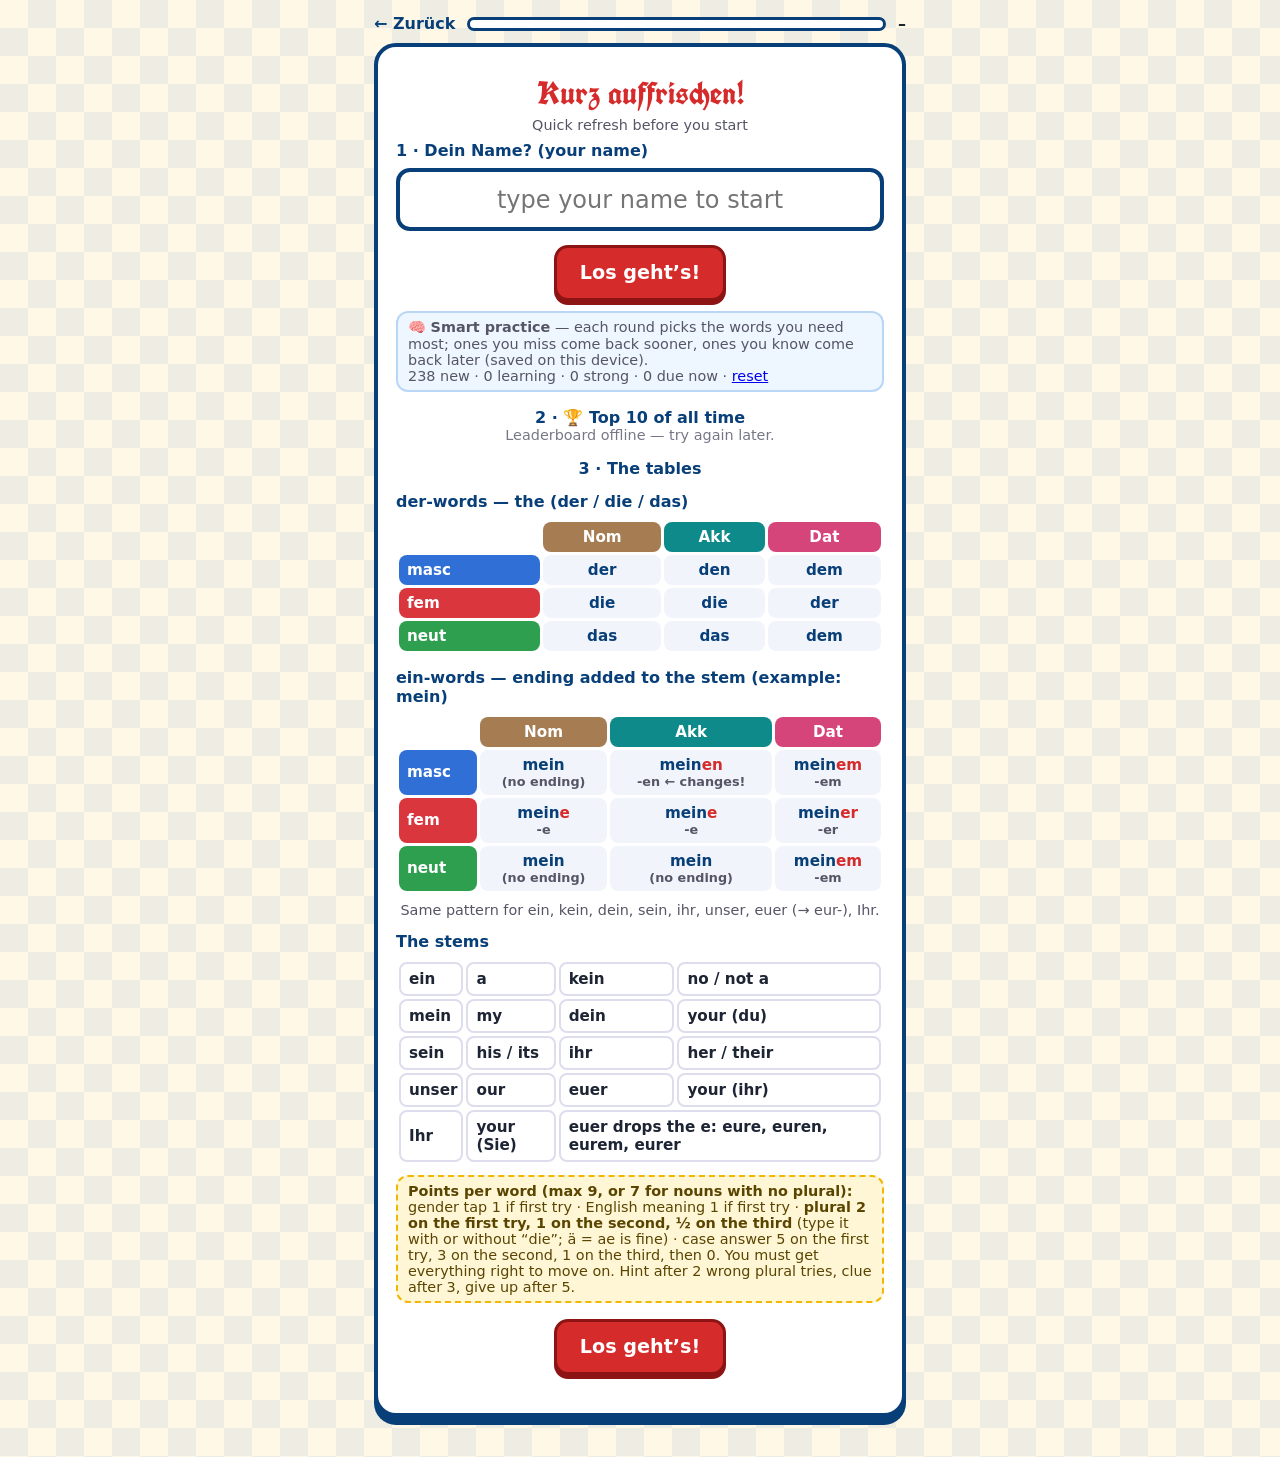
<file: modules/case-drill/index.html>
<!doctype html>
<html lang="en"><head><meta charset="utf-8">
<meta name="viewport" content="width=device-width,initial-scale=1">
<title>Der-Die-Das Drill</title>
<link rel="icon" type="image/png" sizes="64x64" href="../../assets/favicon-64.png">
<link rel="shortcut icon" href="../../favicon.ico">
<link rel="apple-touch-icon" href="../../assets/apple-touch-icon.png">
<link rel="stylesheet" href="https://fonts.googleapis.com/css2?family=UnifrakturCook:wght@700&display=swap">
<link rel="stylesheet" href="../../style.css">
<style>
.wrap{max-width:560px;margin:0 auto;padding:14px 14px 40px}
.top{display:flex;justify-content:space-between;align-items:center;margin-bottom:10px}
.top a{color:var(--blue2);font-weight:700;text-decoration:none}
.bar{height:14px;background:#fff;border:3px solid var(--blue2);border-radius:99px;overflow:hidden;flex:1;margin:0 12px}
.bar i{display:block;height:100%;width:0;background:repeating-linear-gradient(45deg,var(--blue) 0 10px,#fff 10px 20px);transition:width .3s}
.card{background:#fff;border:4px solid var(--blue2);border-radius:22px;box-shadow:0 8px 0 var(--blue2);padding:22px 18px;text-align:center}
.noun{font-size:clamp(2.2rem,11vw,3.4rem);margin:.1em 0 .3em;font-weight:800;color:var(--blue2);word-break:break-word}
.gbtns{display:grid;grid-template-columns:repeat(3,1fr);gap:10px}
.g{font-size:1.6rem;padding:.7em 0;color:#fff;border-color:rgba(0,0,0,.35);box-shadow:0 5px 0 rgba(0,0,0,.35)}
.g.m{background:var(--m)}.g.f{background:var(--f)}.g.n{background:var(--n)}
.g.done{outline:5px solid var(--gold)}.g.dim{opacity:.35}
.shake{animation:sh .35s}
@keyframes sh{20%{transform:translateX(-8px)}40%{transform:translateX(8px)}60%{transform:translateX(-5px)}80%{transform:translateX(5px)}}
.pill{display:inline-block;border-radius:99px;padding:.25em .9em;font-weight:800;color:#fff;margin:0 2px;font-size:1.15rem}
.c0{background:#a67c52}.c1{background:#0f8a8a}.c2{background:#d6457a}
.head{display:flex;flex-wrap:wrap;justify-content:center;gap:6px;margin-bottom:4px}
.eng-big{font-size:clamp(1.6rem,7.5vw,2.2rem);font-weight:900;color:var(--blue2);margin:10px 0 2px;line-height:1.2}
.eng-big b{color:var(--red)}
.note{background:#fff6d6;border:2px dashed var(--gold);border-radius:12px;padding:6px 10px;margin:10px 0 0;font-size:.9rem;color:#5a4500}
.prompt{font-size:1.5rem;font-weight:800;margin:10px 0;line-height:1.5}
.prompt .blank{display:inline-block;min-width:4.5em;border-bottom:4px dashed var(--blue);color:var(--blue)}
input[type=text]{font:inherit;font-size:1.5rem;width:100%;padding:.55em;border:4px solid var(--blue2);border-radius:14px;text-align:center;margin:8px 0 12px}
.res{font-size:1.3rem;font-weight:800;margin:8px 0}
.ok{color:var(--green)}.bad{color:var(--red)}
.hidden{display:none}
.tip{font-size:.85rem;color:#667;margin:8px 0}
.small{font-size:.9rem;color:#556}
/* tables */
table.t{border-collapse:separate;border-spacing:3px;width:100%;margin:8px 0;font-size:.95rem}
table.t th,table.t td{padding:6px 4px;border-radius:8px;font-weight:800}
.t .h{color:#fff}.t .hm{background:var(--m)}.t .hf{background:var(--f)}.t .hn{background:var(--n)}
.t .rc{color:#fff;text-align:left;padding-left:8px}
.t td{background:#f1f5fb}
.t td.rc.gm{background:var(--m)}.t td.rc.gf{background:var(--f)}.t td.rc.gn{background:var(--n)}
.t td.rc.c0{background:#a67c52}.t td.rc.c1{background:#0f8a8a}.t td.rc.c2{background:#d6457a}
.t td.e b{color:var(--red)}
.t td small{display:block;font-weight:600;color:#556;font-size:.8rem}
.nm{margin:8px 0 14px}.nm label{font-weight:800;color:var(--blue2);display:block;text-align:left}
.lb{width:100%;border-collapse:collapse;font-size:.92rem;margin:6px 0}
.lb th{color:var(--blue2);text-align:left;padding:4px 6px;border-bottom:3px solid var(--blue2)}
.lb td{padding:5px 6px;border-bottom:1px solid #e3e8f2;text-align:left}
.lb tr.me td{background:#fff3c4;font-weight:900}
.lb .pc{font-weight:900;text-align:right}
.lbempty{color:#778;font-size:.9rem}.t td.e{color:var(--blue2)}
.t .wh{background:#fff;border:2px solid #dde;font-weight:700;text-align:left;padding-left:8px}
.intro h2{margin:.1em 0;color:var(--red)}
.intro .tl{text-align:left;font-weight:800;margin:14px 0 0;color:var(--blue2)}
/* results */
.ring{--p:0;width:170px;height:170px;border-radius:50%;margin:8px auto;display:grid;place-items:center;
 background:conic-gradient(var(--col,#d62b2b) calc(var(--p)*1%),#e8edf5 0)}
.ring div{width:132px;height:132px;border-radius:50%;background:#fff;display:grid;place-items:center;align-content:center}
.ring b{font-size:2.4rem;line-height:1}.ring span{font-size:.95rem;font-weight:800;color:#556}
.stats{display:grid;grid-template-columns:repeat(3,1fr);gap:8px;margin:14px 0}
.st{border-radius:14px;padding:8px 2px;color:#fff;font-weight:800}
.st b{display:block;font-size:1.8rem}.st span{font-size:.75rem}
.s1{background:var(--green)}.s2{background:#e09b00}.s3{background:var(--red)}
.cs{display:grid;grid-template-columns:repeat(3,1fr);gap:8px;margin:6px 0 12px}
.cs div{border-radius:14px;color:#fff;padding:8px 2px;font-weight:800}.cs b{display:block;font-size:1.3rem}.cs span{font-size:.75rem}
.rv{text-align:left;margin:10px 0}
.rv .row{border-left:8px solid;border-radius:10px;padding:6px 10px;margin:6px 0;background:#f7f9fc;font-size:.95rem}
.row.r1{border-color:var(--green)}.row.r2{border-color:#e09b00}.row.r3{border-color:var(--red)}
.row .pts{float:right;font-weight:900}
.row i{color:#778}
.sec{font-weight:900;color:var(--blue2);text-align:left;margin:16px 0 0}
</style></head>
<body><div class="wrap">
 <div class="top"><a href="../../index.html">← Zurück</a><div class="bar"><i id="bar"></i></div><b id="count">–</b></div>

 <div id="s-intro" class="card intro">
  <h2 class="fraktur" style="font-size:2rem">Kurz auffrischen!</h2>
  <div class="small">Quick refresh before you start</div>

  <div class="nm"><label for="name">1 · Dein Name? (your name)</label>
   <input type="text" id="name" maxlength="20" placeholder="type your name to start" autocomplete="off" style="margin-bottom:0"></div>
  <p style="margin:6px 0"><button class="btn primary go" style="font-size:1.2rem" disabled>Los geht’s!</button></p>
  <div class="small" id="srsline" style="background:#eef6ff;border:2px solid #b9d7f5;border-radius:12px;padding:6px 10px;margin:10px 0;text-align:left"></div>
  <div class="sec" style="text-align:center">2 · 🏆 Top 10 of all time</div><div id="lb0"></div>

  <div class="sec" style="text-align:center">3 · The tables</div>
  <div class="tl">der-words — the (der / die / das)</div>
  <table class="t"><tr><th></th><th class="h c0">Nom</th><th class="h c1">Akk</th><th class="h c2">Dat</th></tr>
   <tr><td class="rc gm">masc</td><td class="e">der</td><td class="e">den</td><td class="e">dem</td></tr>
   <tr><td class="rc gf">fem</td><td class="e">die</td><td class="e">die</td><td class="e">der</td></tr>
   <tr><td class="rc gn">neut</td><td class="e">das</td><td class="e">das</td><td class="e">dem</td></tr></table>

  <div class="tl">ein-words — ending added to the stem (example: <b>mein</b>)</div>
  <table class="t"><tr><th></th><th class="h c0">Nom</th><th class="h c1">Akk</th><th class="h c2">Dat</th></tr>
   <tr><td class="rc gm">masc</td><td class="e">mein<small>(no ending)</small></td><td class="e">mein<b>en</b><small>-en ← changes!</small></td><td class="e">mein<b>em</b><small>-em</small></td></tr>
   <tr><td class="rc gf">fem</td><td class="e">mein<b>e</b><small>-e</small></td><td class="e">mein<b>e</b><small>-e</small></td><td class="e">mein<b>er</b><small>-er</small></td></tr>
   <tr><td class="rc gn">neut</td><td class="e">mein<small>(no ending)</small></td><td class="e">mein<small>(no ending)</small></td><td class="e">mein<b>em</b><small>-em</small></td></tr></table>
  <div class="small">Same pattern for ein, kein, dein, sein, ihr, unser, euer (→ eur-), Ihr.</div>

  <div class="tl">The stems</div>
  <table class="t">
   <tr><td class="wh">ein</td><td class="wh">a</td><td class="wh">kein</td><td class="wh">no / not a</td></tr>
   <tr><td class="wh">mein</td><td class="wh">my</td><td class="wh">dein</td><td class="wh">your (du)</td></tr>
   <tr><td class="wh">sein</td><td class="wh">his / its</td><td class="wh">ihr</td><td class="wh">her / their</td></tr>
   <tr><td class="wh">unser</td><td class="wh">our</td><td class="wh">euer</td><td class="wh">your (ihr)</td></tr>
   <tr><td class="wh">Ihr</td><td class="wh">your (Sie)</td><td class="wh" colspan="2">euer drops the e: <b>eure</b>, <b>euren</b>, <b>eurem</b>, <b>eurer</b></td></tr></table>

  <div class="note" style="text-align:left"><b>Points per word (max 9, or 7 for nouns with no plural):</b> gender tap 1 if first try · English meaning 1 if first try · <b>plural 2 on the first try, 1 on the second, ½ on the third</b> (type it with or without “die”; ä = ae is fine) · case answer 5 on the first try, 3 on the second, 1 on the third, then 0. You must get everything right to move on. Hint after 2 wrong plural tries, clue after 3, give up after 5.</div>
  <p><button class="btn primary go" style="font-size:1.2rem" disabled>Los geht’s!</button></p>
 </div>

 <div id="s-gender" class="card hidden">
  <div class="small" id="gtitle">Gender + English + plural (all needed to continue)</div>
  <p class="noun" id="noun1"></p>
  <div class="gbtns">
   <button class="btn g m" data-g="m">der</button><button class="btn g f" data-g="f">die</button><button class="btn g n" data-g="n">das</button>
  </div>
  <p class="tip" id="gtip"></p>
  <input type="text" id="eng" autocapitalize="off" autocorrect="off" spellcheck="false" placeholder="type the English meaning, then Enter">
  <p class="tip" id="etip"></p>
  <input type="text" id="plu" autocapitalize="off" autocorrect="off" spellcheck="false" placeholder="type the plural: die …">
  <p class="tip" id="ptip"></p>
  <button class="btn primary" id="engbtn" type="button">Prüfen</button>
 </div>

 <div id="s-case" class="card hidden">
  <div class="head"><span class="pill" id="gpill" style="font-size:1.5rem"></span><span id="casepill" class="pill" style="font-size:1.5rem"></span></div>
  <div class="eng-big" id="engbig"></div>
  <div class="note" id="casenote"></div>
  <div class="prompt" id="prompt"></div>
  <form id="form" autocomplete="off">
   <input type="text" id="ans" autocapitalize="off" autocorrect="off" spellcheck="false" placeholder="type the German word">
   <button class="btn primary" id="check" type="submit">Prüfen</button>
  </form>
  <div id="result" class="hidden">
   <div class="res" id="resline"></div>
   <button class="btn primary" id="next">Weiter →</button>
  </div>
 </div>

 <div id="s-done" class="card hidden">
  <div class="small">Geschafft!</div>
  <div class="ring" id="ring"><div><b id="pct"></b><span id="frac"></span></div></div>
  <p class="res" id="verdict"></p>
  <p class="small" id="best"></p>
  <div class="stats" style="grid-template-columns:repeat(2,1fr)">
   <div class="st s1" style="background:var(--m)"><b id="n1">0</b><span>Gender<br>/ 10</span></div>
   <div class="st s2" style="background:#7b4fb3"><b id="n2">0</b><span>English<br>/ 10</span></div>
   <div class="st s3" style="background:#0f8a8a"><b id="n3">0</b><span>Case<br>/ 50</span></div>
   <div class="st" style="background:#b8860b"><b id="n4">0</b><span id="m4">Plural</span></div>
  </div>
  <div class="small" id="tryline"></div>
  <div class="sec">By case</div>
  <div class="cs" id="cs"></div>
  <div class="sec">Every word</div>
  <div class="rv" id="review"></div>
  <div class="sec">🏆 Top 10 of all time</div><div id="lb1"></div>
  <button class="btn primary" id="again">Nochmal!</button>
  <a class="btn" href="../../index.html">Zur Hütte</a>
 </div>
</div>
<script src="../../config.js"></script><script src="../../srs.js"></script><script src="words.js"></script><script src="plurals.js"></script><script src="logic.js"></script><script src="drill.js"></script>
</body></html>
</file>
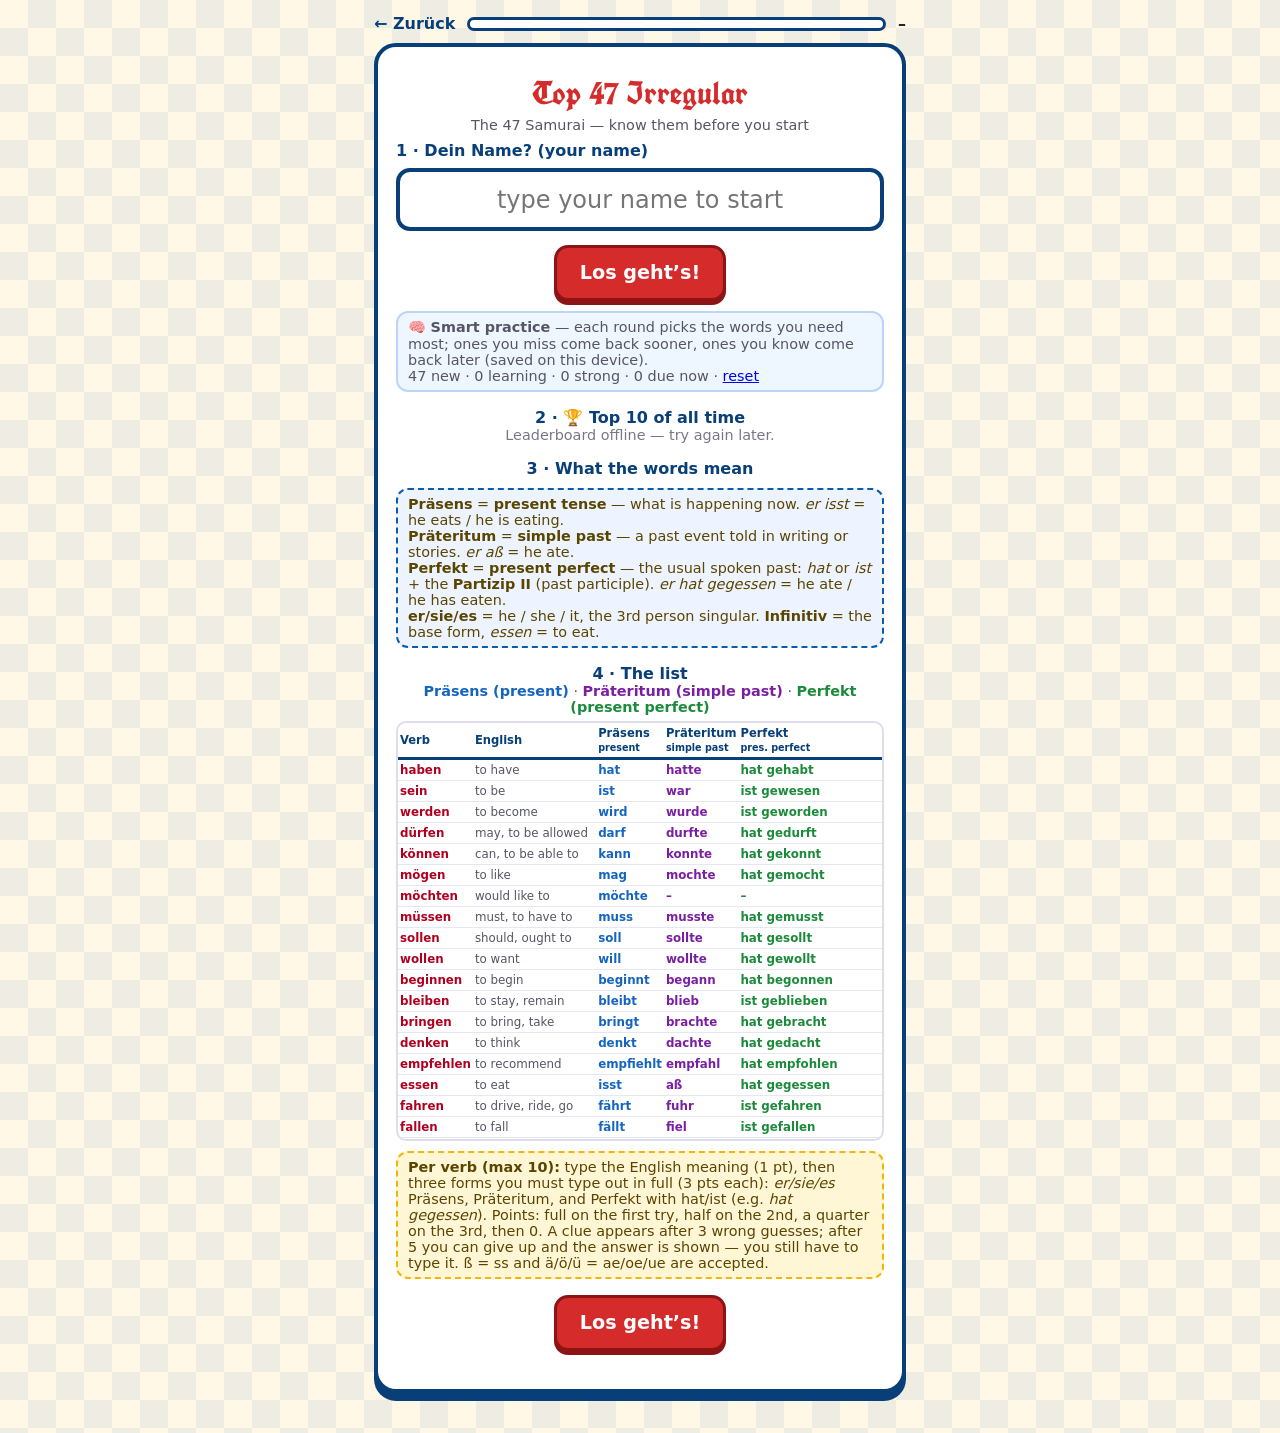
<file: modules/irregular-47/index.html>
<!doctype html>
<html lang="en"><head><meta charset="utf-8">
<meta name="viewport" content="width=device-width,initial-scale=1">
<title>Top 47 Irregular</title>
<link rel="icon" type="image/png" sizes="64x64" href="../../assets/favicon-64.png">
<link rel="shortcut icon" href="../../favicon.ico">
<link rel="apple-touch-icon" href="../../assets/apple-touch-icon.png">
<link rel="stylesheet" href="https://fonts.googleapis.com/css2?family=UnifrakturCook:wght@700&display=swap">
<link rel="stylesheet" href="../../style.css">
<style>
.wrap{max-width:560px;margin:0 auto;padding:14px 14px 40px}
.top{display:flex;justify-content:space-between;align-items:center;margin-bottom:10px}
.top a{color:var(--blue2);font-weight:700;text-decoration:none}
.bar{height:14px;background:#fff;border:3px solid var(--blue2);border-radius:99px;overflow:hidden;flex:1;margin:0 12px}
.bar i{display:block;height:100%;width:0;background:repeating-linear-gradient(45deg,var(--blue) 0 10px,#fff 10px 20px);transition:width .3s}
.card{background:#fff;border:4px solid var(--blue2);border-radius:22px;box-shadow:0 8px 0 var(--blue2);padding:22px 18px;text-align:center}
.noun{font-size:clamp(2.2rem,11vw,3.4rem);margin:.1em 0 .3em;font-weight:800;color:var(--blue2);word-break:break-word}
.gbtns{display:grid;grid-template-columns:repeat(3,1fr);gap:10px}
.g{font-size:1.6rem;padding:.7em 0;color:#fff;border-color:rgba(0,0,0,.35);box-shadow:0 5px 0 rgba(0,0,0,.35)}
.g.m{background:var(--m)}.g.f{background:var(--f)}.g.n{background:var(--n)}
.g.done{outline:5px solid var(--gold)}.g.dim{opacity:.35}
.shake{animation:sh .35s}
@keyframes sh{20%{transform:translateX(-8px)}40%{transform:translateX(8px)}60%{transform:translateX(-5px)}80%{transform:translateX(5px)}}
.pill{display:inline-block;border-radius:99px;padding:.25em .9em;font-weight:800;color:#fff;margin:0 2px;font-size:1.15rem}
.c0{background:#a67c52}.c1{background:#0f8a8a}.c2{background:#d6457a}
.head{display:flex;flex-wrap:wrap;justify-content:center;gap:6px;margin-bottom:4px}
.eng-big{font-size:clamp(1.6rem,7.5vw,2.2rem);font-weight:900;color:var(--blue2);margin:10px 0 2px;line-height:1.2}
.eng-big b{color:var(--red)}
.note{background:#fff6d6;border:2px dashed var(--gold);border-radius:12px;padding:6px 10px;margin:10px 0 0;font-size:.9rem;color:#5a4500}
.prompt{font-size:1.5rem;font-weight:800;margin:10px 0;line-height:1.5}
.prompt .blank{display:inline-block;min-width:4.5em;border-bottom:4px dashed var(--blue);color:var(--blue)}
input[type=text]{font:inherit;font-size:1.5rem;width:100%;padding:.55em;border:4px solid var(--blue2);border-radius:14px;text-align:center;margin:8px 0 12px}
.res{font-size:1.3rem;font-weight:800;margin:8px 0}
.ok{color:var(--green)}.bad{color:var(--red)}
.hidden{display:none}
.tip{font-size:.85rem;color:#667;margin:8px 0}
.small{font-size:.9rem;color:#556}
/* tables */
table.t{border-collapse:separate;border-spacing:3px;width:100%;margin:8px 0;font-size:.95rem}
table.t th,table.t td{padding:6px 4px;border-radius:8px;font-weight:800}
.t .h{color:#fff}.t .hm{background:var(--m)}.t .hf{background:var(--f)}.t .hn{background:var(--n)}
.t .rc{color:#fff;text-align:left;padding-left:8px}
.t td{background:#f1f5fb}
.t td.rc.gm{background:var(--m)}.t td.rc.gf{background:var(--f)}.t td.rc.gn{background:var(--n)}
.t td.rc.c0{background:#a67c52}.t td.rc.c1{background:#0f8a8a}.t td.rc.c2{background:#d6457a}
.t td.e b{color:var(--red)}
.t td small{display:block;font-weight:600;color:#556;font-size:.8rem}
.nm{margin:8px 0 14px}.nm label{font-weight:800;color:var(--blue2);display:block;text-align:left}
.lb{width:100%;border-collapse:collapse;font-size:.92rem;margin:6px 0}
.lb th{color:var(--blue2);text-align:left;padding:4px 6px;border-bottom:3px solid var(--blue2)}
.lb td{padding:5px 6px;border-bottom:1px solid #e3e8f2;text-align:left}
.lb tr.me td{background:#fff3c4;font-weight:900}
.lb .pc{font-weight:900;text-align:right}
.lbempty{color:#778;font-size:.9rem}.t td.e{color:var(--blue2)}
.t .wh{background:#fff;border:2px solid #dde;font-weight:700;text-align:left;padding-left:8px}
.intro h2{margin:.1em 0;color:var(--red)}
.intro .tl{text-align:left;font-weight:800;margin:14px 0 0;color:var(--blue2)}
/* results */
.ring{--p:0;width:170px;height:170px;border-radius:50%;margin:8px auto;display:grid;place-items:center;
 background:conic-gradient(var(--col,#d62b2b) calc(var(--p)*1%),#e8edf5 0)}
.ring div{width:132px;height:132px;border-radius:50%;background:#fff;display:grid;place-items:center;align-content:center}
.ring b{font-size:2.4rem;line-height:1}.ring span{font-size:.95rem;font-weight:800;color:#556}
.stats{display:grid;grid-template-columns:repeat(3,1fr);gap:8px;margin:14px 0}
.st{border-radius:14px;padding:8px 2px;color:#fff;font-weight:800}
.st b{display:block;font-size:1.8rem}.st span{font-size:.75rem}
.s1{background:var(--green)}.s2{background:#e09b00}.s3{background:var(--red)}
.cs{display:grid;grid-template-columns:repeat(3,1fr);gap:8px;margin:6px 0 12px}
.cs div{border-radius:14px;color:#fff;padding:8px 2px;font-weight:800}.cs b{display:block;font-size:1.3rem}.cs span{font-size:.75rem}
.rv{text-align:left;margin:10px 0}
.rv .row{border-left:8px solid;border-radius:10px;padding:6px 10px;margin:6px 0;background:#f7f9fc;font-size:.95rem}
.row.r1{border-color:var(--green)}.row.r2{border-color:#e09b00}.row.r3{border-color:var(--red)}
.row .pts{float:right;font-weight:900}
.row i{color:#778}
.sec{font-weight:900;color:var(--blue2);text-align:left;margin:16px 0 0}
.vb{font-size:clamp(2.3rem,12vw,3.6rem);font-weight:900;color:#b00020;margin:.1em 0 .2em}
.done-row{display:flex;justify-content:space-between;gap:8px;text-align:left;background:#eaf6ec;border-left:8px solid var(--green);border-radius:10px;padding:6px 10px;margin:6px 0;font-weight:700}
.done-row small{color:#556;font-weight:600;display:block}
.step-lab{font-weight:900;color:var(--blue2);text-align:left;margin-top:10px}
.cl{letter-spacing:.12em;font-family:monospace;font-size:1.3rem}
.vt{width:100%;border-collapse:collapse;font-size:.74rem;text-align:left}
.vt th{color:var(--blue2);border-bottom:3px solid var(--blue2);padding:3px 2px;font-size:.72rem}
.vt td{padding:3px 2px;border-bottom:1px solid #e3e8f2}
.vt .p1{color:#1565c0;font-weight:700}.vt .p2{color:#7b1fa2;font-weight:700}.vt .p3{color:#1b8a3a;font-weight:700}.vt .iv{color:#b00020;font-weight:800}.vt .en{color:#556}
.tw{max-height:420px;overflow:auto;border:2px solid #dde;border-radius:10px;margin:6px 0}
</style>
</head>
<body><div class="wrap">
 <div class="top"><a href="../../index.html">← Zurück</a><div class="bar"><i id="bar"></i></div><b id="count">–</b></div>

 <div id="s-intro" class="card intro">
  <h2 class="fraktur" style="font-size:2rem">Top 47 Irregular</h2>
  <div class="small">The 47 Samurai — know them before you start</div>
  <div class="nm"><label for="name">1 · Dein Name? (your name)</label>
   <input type="text" id="name" maxlength="20" placeholder="type your name to start" autocomplete="off" style="margin-bottom:0"></div>
  <p style="margin:6px 0"><button class="btn primary go" style="font-size:1.2rem" disabled>Los geht’s!</button></p>
  <div class="small" id="srsline" style="background:#eef6ff;border:2px solid #b9d7f5;border-radius:12px;padding:6px 10px;margin:10px 0;text-align:left"></div>
  <div class="sec" style="text-align:center">2 · 🏆 Top 10 of all time</div><div id="lb0"></div>
  <div class="sec" style="text-align:center">3 · What the words mean</div>
  <div class="note" style="text-align:left;background:#eef4ff;border-color:var(--blue)">
   <b>Präsens</b> = <b>present tense</b> — what is happening now. <i>er isst</i> = he eats / he is eating.<br>
   <b>Präteritum</b> = <b>simple past</b> — a past event told in writing or stories. <i>er aß</i> = he ate.<br>
   <b>Perfekt</b> = <b>present perfect</b> — the usual spoken past: <i>hat</i> or <i>ist</i> + the <b>Partizip II</b> (past participle). <i>er hat gegessen</i> = he ate / he has eaten.<br>
   <b>er/sie/es</b> = he / she / it, the 3rd person singular. <b>Infinitiv</b> = the base form, <i>essen</i> = to eat.</div>
  <div class="sec" style="text-align:center">4 · The list</div>
  <div class="small"><span style="color:#1565c0;font-weight:800">Präsens (present)</span> · <span style="color:#7b1fa2;font-weight:800">Präteritum (simple past)</span> · <span style="color:#1b8a3a;font-weight:800">Perfekt (present perfect)</span></div>
  <div class="tw"><table class="vt" id="vt"></table></div>
  <div class="note" style="text-align:left"><b>Per verb (max 10):</b> type the English meaning (1 pt), then three forms you must type out in full (3 pts each): <i>er/sie/es</i> Präsens, Präteritum, and Perfekt with hat/ist (e.g. <i>hat gegessen</i>). Points: full on the first try, half on the 2nd, a quarter on the 3rd, then 0. A clue appears after 3 wrong guesses; after 5 you can give up and the answer is shown — you still have to type it. ß = ss and ä/ö/ü = ae/oe/ue are accepted.</div>
  <p><button class="btn primary go" style="font-size:1.2rem" disabled>Los geht’s!</button></p>
 </div>

 <div id="s-verb" class="card hidden">
  <div class="small">Verb <span id="vn"></span> — type everything out</div>
  <div class="vb" id="inf"></div>
  <div id="doneRows"></div>
  <div id="active">
   <div class="step-lab" id="slab"></div>
   <form id="form" autocomplete="off">
    <input type="text" id="ans" autocapitalize="off" autocorrect="off" spellcheck="false">
    <button class="btn primary" id="check" type="submit">Prüfen</button>
   </form>
   <div id="fb" class="res"></div>
  </div>
  <button class="btn primary hidden" id="next">Weiter →</button>
 </div>

 <div id="s-done" class="card hidden">
  <div class="small">Geschafft!</div>
  <div class="ring" id="ring"><div><b id="pct"></b><span id="frac"></span></div></div>
  <p class="res" id="verdict"></p>
  <p class="small" id="best"></p>
  <div class="stats" style="grid-template-columns:repeat(4,1fr)">
   <div class="st" style="background:#555"><b id="n0">0</b><span id="m0">English</span></div>
   <div class="st" style="background:#1565c0"><b id="n1">0</b><span id="m1">Präsens</span></div>
   <div class="st" style="background:#7b1fa2"><b id="n2">0</b><span id="m2">Präteritum</span></div>
   <div class="st" style="background:#1b8a3a"><b id="n3">0</b><span id="m3">Perfekt</span></div>
  </div>
  <div class="sec">Every verb</div>
  <div class="rv" id="review"></div>
  <div class="sec">🏆 Top 10 of all time</div><div id="lb1"></div>
  <button class="btn primary" id="again">Nochmal!</button>
  <a class="btn" href="../../index.html">Zur Hütte</a>
 </div>
</div>
<script src="../../config.js"></script><script src="../../srs.js"></script><script src="verbs.js"></script><script src="logic.js"></script><script src="drill.js"></script>
</body></html>
</file>
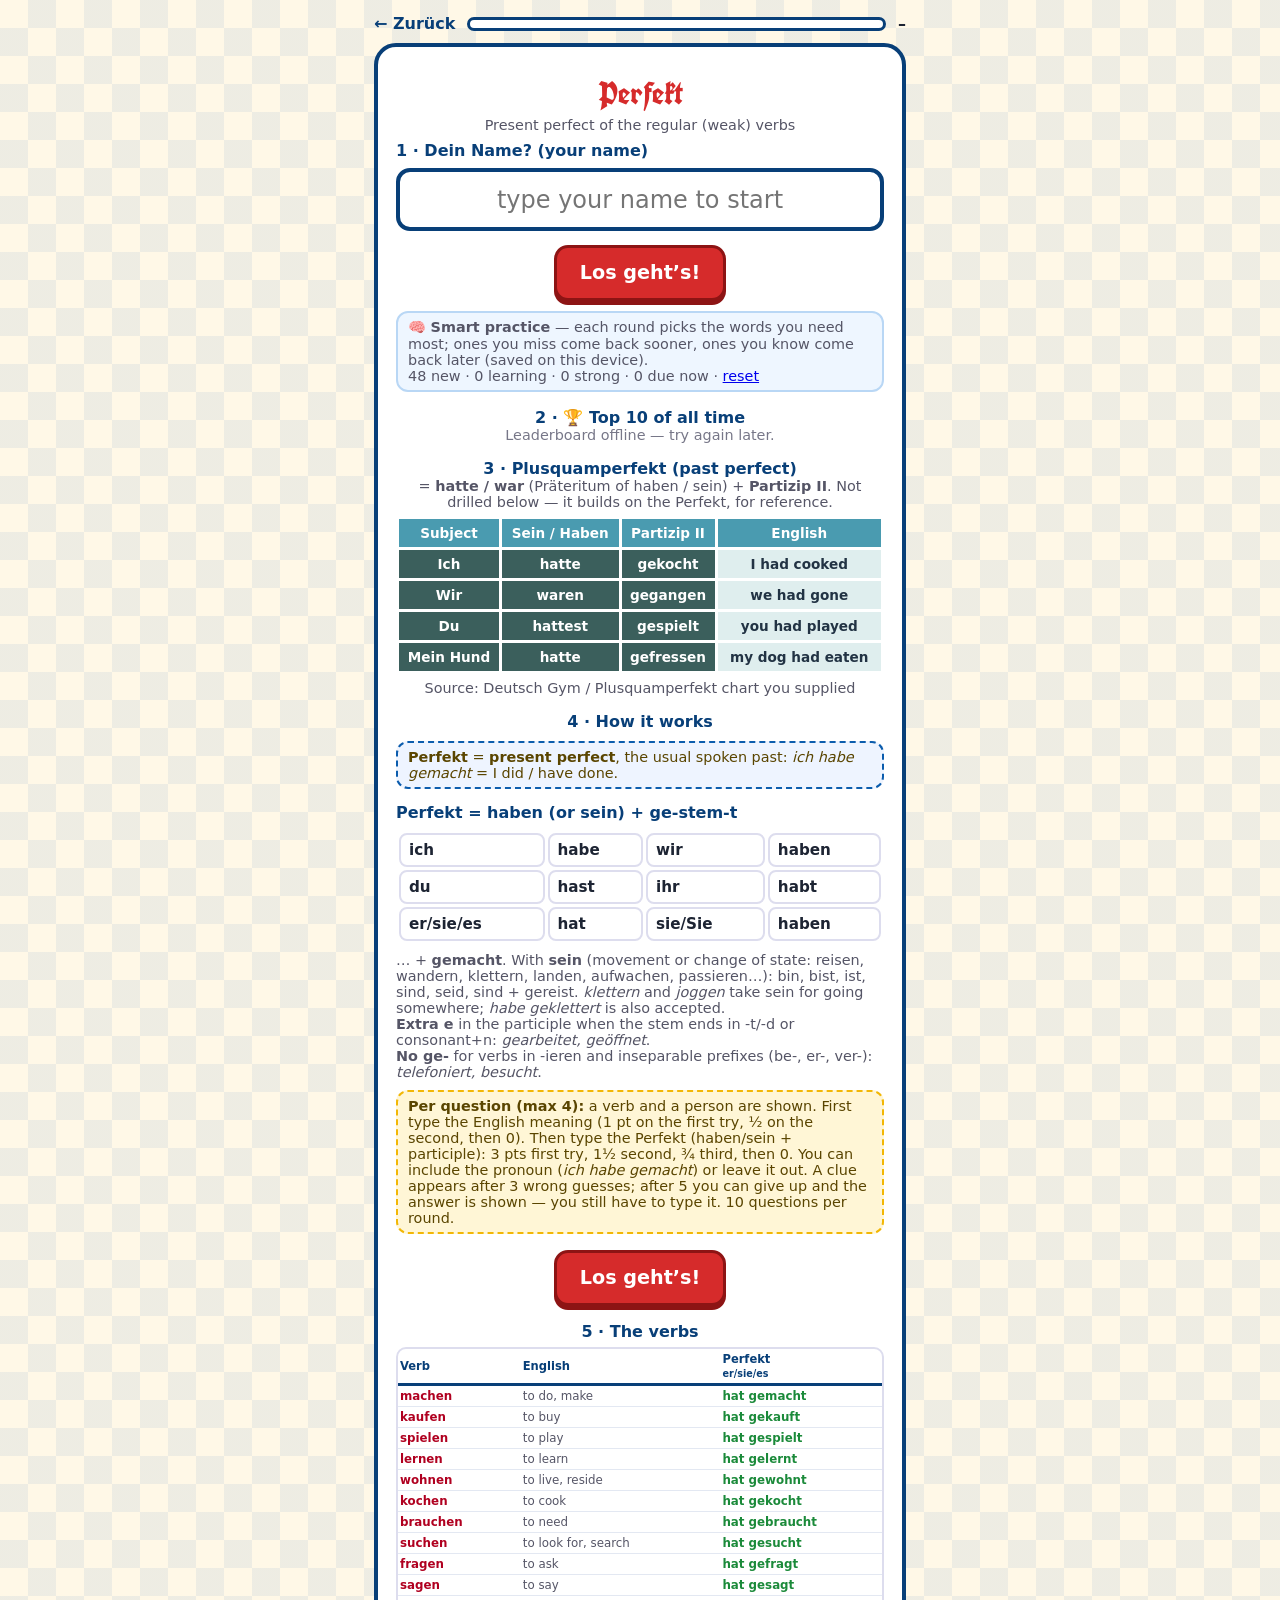
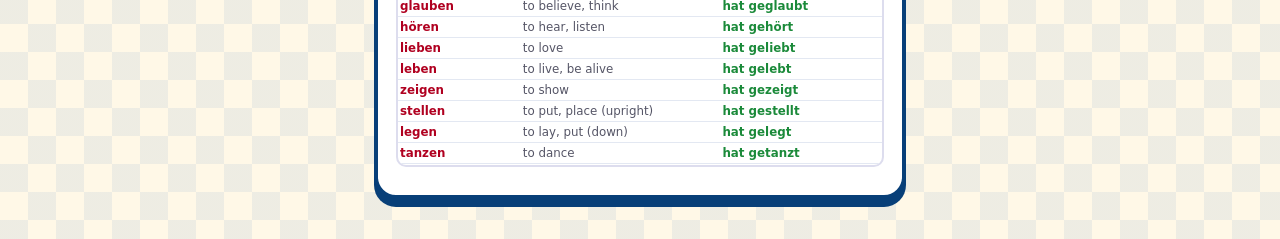
<file: modules/perfekt/index.html>
<!doctype html>
<html lang="en"><head><meta charset="utf-8">
<meta name="viewport" content="width=device-width,initial-scale=1">
<title>Perfekt</title>
<link rel="icon" type="image/png" sizes="64x64" href="../../assets/favicon-64.png">
<link rel="shortcut icon" href="../../favicon.ico">
<link rel="apple-touch-icon" href="../../assets/apple-touch-icon.png">
<link rel="stylesheet" href="https://fonts.googleapis.com/css2?family=UnifrakturCook:wght@700&display=swap">
<link rel="stylesheet" href="../../style.css">
<style>
.wrap{max-width:560px;margin:0 auto;padding:14px 14px 40px}
.top{display:flex;justify-content:space-between;align-items:center;margin-bottom:10px}
.top a{color:var(--blue2);font-weight:700;text-decoration:none}
.bar{height:14px;background:#fff;border:3px solid var(--blue2);border-radius:99px;overflow:hidden;flex:1;margin:0 12px}
.bar i{display:block;height:100%;width:0;background:repeating-linear-gradient(45deg,var(--blue) 0 10px,#fff 10px 20px);transition:width .3s}
.card{background:#fff;border:4px solid var(--blue2);border-radius:22px;box-shadow:0 8px 0 var(--blue2);padding:22px 18px;text-align:center}
.noun{font-size:clamp(2.2rem,11vw,3.4rem);margin:.1em 0 .3em;font-weight:800;color:var(--blue2);word-break:break-word}
.gbtns{display:grid;grid-template-columns:repeat(3,1fr);gap:10px}
.g{font-size:1.6rem;padding:.7em 0;color:#fff;border-color:rgba(0,0,0,.35);box-shadow:0 5px 0 rgba(0,0,0,.35)}
.g.m{background:var(--m)}.g.f{background:var(--f)}.g.n{background:var(--n)}
.g.done{outline:5px solid var(--gold)}.g.dim{opacity:.35}
.shake{animation:sh .35s}
@keyframes sh{20%{transform:translateX(-8px)}40%{transform:translateX(8px)}60%{transform:translateX(-5px)}80%{transform:translateX(5px)}}
.pill{display:inline-block;border-radius:99px;padding:.25em .9em;font-weight:800;color:#fff;margin:0 2px;font-size:1.15rem}
.c0{background:#a67c52}.c1{background:#0f8a8a}.c2{background:#d6457a}
.head{display:flex;flex-wrap:wrap;justify-content:center;gap:6px;margin-bottom:4px}
.eng-big{font-size:clamp(1.6rem,7.5vw,2.2rem);font-weight:900;color:var(--blue2);margin:10px 0 2px;line-height:1.2}
.eng-big b{color:var(--red)}
.note{background:#fff6d6;border:2px dashed var(--gold);border-radius:12px;padding:6px 10px;margin:10px 0 0;font-size:.9rem;color:#5a4500}
.prompt{font-size:1.5rem;font-weight:800;margin:10px 0;line-height:1.5}
.prompt .blank{display:inline-block;min-width:4.5em;border-bottom:4px dashed var(--blue);color:var(--blue)}
input[type=text]{font:inherit;font-size:1.5rem;width:100%;padding:.55em;border:4px solid var(--blue2);border-radius:14px;text-align:center;margin:8px 0 12px}
.res{font-size:1.3rem;font-weight:800;margin:8px 0}
.ok{color:var(--green)}.bad{color:var(--red)}
.hidden{display:none}
.tip{font-size:.85rem;color:#667;margin:8px 0}
.small{font-size:.9rem;color:#556}
/* tables */
table.t{border-collapse:separate;border-spacing:3px;width:100%;margin:8px 0;font-size:.95rem}
table.t th,table.t td{padding:6px 4px;border-radius:8px;font-weight:800}
.t .h{color:#fff}.t .hm{background:var(--m)}.t .hf{background:var(--f)}.t .hn{background:var(--n)}
.t .rc{color:#fff;text-align:left;padding-left:8px}
.t td{background:#f1f5fb}
.t td.rc.gm{background:var(--m)}.t td.rc.gf{background:var(--f)}.t td.rc.gn{background:var(--n)}
.t td.rc.c0{background:#a67c52}.t td.rc.c1{background:#0f8a8a}.t td.rc.c2{background:#d6457a}
.t td.e b{color:var(--red)}
.t td small{display:block;font-weight:600;color:#556;font-size:.8rem}
.nm{margin:8px 0 14px}.nm label{font-weight:800;color:var(--blue2);display:block;text-align:left}
.lb{width:100%;border-collapse:collapse;font-size:.92rem;margin:6px 0}
.lb th{color:var(--blue2);text-align:left;padding:4px 6px;border-bottom:3px solid var(--blue2)}
.lb td{padding:5px 6px;border-bottom:1px solid #e3e8f2;text-align:left}
.lb tr.me td{background:#fff3c4;font-weight:900}
.lb .pc{font-weight:900;text-align:right}
.lbempty{color:#778;font-size:.9rem}.t td.e{color:var(--blue2)}
.t .wh{background:#fff;border:2px solid #dde;font-weight:700;text-align:left;padding-left:8px}
.intro h2{margin:.1em 0;color:var(--red)}
.intro .tl{text-align:left;font-weight:800;margin:14px 0 0;color:var(--blue2)}
/* results */
.ring{--p:0;width:170px;height:170px;border-radius:50%;margin:8px auto;display:grid;place-items:center;
 background:conic-gradient(var(--col,#d62b2b) calc(var(--p)*1%),#e8edf5 0)}
.ring div{width:132px;height:132px;border-radius:50%;background:#fff;display:grid;place-items:center;align-content:center}
.ring b{font-size:2.4rem;line-height:1}.ring span{font-size:.95rem;font-weight:800;color:#556}
.stats{display:grid;grid-template-columns:repeat(3,1fr);gap:8px;margin:14px 0}
.st{border-radius:14px;padding:8px 2px;color:#fff;font-weight:800}
.st b{display:block;font-size:1.8rem}.st span{font-size:.75rem}
.s1{background:var(--green)}.s2{background:#e09b00}.s3{background:var(--red)}
.cs{display:grid;grid-template-columns:repeat(3,1fr);gap:8px;margin:6px 0 12px}
.cs div{border-radius:14px;color:#fff;padding:8px 2px;font-weight:800}.cs b{display:block;font-size:1.3rem}.cs span{font-size:.75rem}
.rv{text-align:left;margin:10px 0}
.rv .row{border-left:8px solid;border-radius:10px;padding:6px 10px;margin:6px 0;background:#f7f9fc;font-size:.95rem}
.row.r1{border-color:var(--green)}.row.r2{border-color:#e09b00}.row.r3{border-color:var(--red)}
.row .pts{float:right;font-weight:900}
.row i{color:#778}
.sec{font-weight:900;color:var(--blue2);text-align:left;margin:16px 0 0}
.vb{font-size:clamp(2.3rem,12vw,3.6rem);font-weight:900;color:#b00020;margin:.1em 0 .2em}
.done-row{display:flex;justify-content:space-between;gap:8px;text-align:left;background:#eaf6ec;border-left:8px solid var(--green);border-radius:10px;padding:6px 10px;margin:6px 0;font-weight:700}
.done-row small{color:#556;font-weight:600;display:block}
.step-lab{font-weight:900;color:var(--blue2);text-align:left;margin-top:10px}
.cl{letter-spacing:.12em;font-family:monospace;font-size:1.3rem}
.vt{width:100%;border-collapse:collapse;font-size:.74rem;text-align:left}
.vt th{color:var(--blue2);border-bottom:3px solid var(--blue2);padding:3px 2px;font-size:.72rem}
.vt td{padding:3px 2px;border-bottom:1px solid #e3e8f2}
.vt .p1{color:#1565c0;font-weight:700}.vt .p2{color:#7b1fa2;font-weight:700}.vt .p3{color:#1b8a3a;font-weight:700}.vt .iv{color:#b00020;font-weight:800}.vt .en{color:#556}
.tw{max-height:420px;overflow:auto;border:2px solid #dde;border-radius:10px;margin:6px 0}
.pillrow{display:flex;flex-wrap:wrap;justify-content:center;gap:6px;margin:4px 0 8px}
.pp{display:inline-block;border-radius:99px;padding:.25em .9em;font-weight:800;color:#fff;font-size:1.15rem}
.pp.pe{background:var(--blue2)}.pp.t1{background:#7b1fa2}.pp.t2{background:#1b8a3a}
.mt{width:100%;table-layout:fixed;border-collapse:collapse;font-size:.63rem;text-align:center}
.mt col.c1{width:17%}
.mt th{background:#4fc3e8;color:#0b2a40;padding:5px 1px;font-size:.66rem;border:1px solid #fff}
.mt td{background:#8fdcf2;padding:4px 0;font-weight:700;border:1px solid #fff;color:#0b2a40}
.mt td.lb2{background:#e6e6e6;text-align:right;padding-right:4px;font-weight:600;font-size:.62rem;color:#333}
.mt td.pr{font-size:.8rem}
.mt td.st2{background:#c9eefa;font-weight:600}
.mt .oe{color:#e07b00}
.pq{width:100%;border-collapse:separate;border-spacing:3px;font-size:.85rem;margin:6px 0}
.pq th{background:#4a9bb0;color:#fff;padding:6px 3px;font-weight:800}
.pq td{background:#3b5f5c;color:#fff;padding:6px 3px;font-weight:700;text-align:center}
.pq td:last-child{background:#dfeeee;color:#234;font-weight:600}
</style>
</head>
<body><div class="wrap">
 <div class="top"><a href="../../index.html">← Zurück</a><div class="bar"><i id="bar"></i></div><b id="count">–</b></div>

 <div id="s-intro" class="card intro">
  <h2 class="fraktur" style="font-size:2rem">Perfekt</h2>
  <div class="small">Present perfect of the regular (weak) verbs</div>
  <div class="nm"><label for="name">1 · Dein Name? (your name)</label>
   <input type="text" id="name" maxlength="20" placeholder="type your name to start" autocomplete="off" style="margin-bottom:0"></div>
  <p style="margin:6px 0"><button class="btn primary go" style="font-size:1.2rem" disabled>Los geht’s!</button></p>
  <div class="small" id="srsline" style="background:#eef6ff;border:2px solid #b9d7f5;border-radius:12px;padding:6px 10px;margin:10px 0;text-align:left"></div>
  <div class="sec" style="text-align:center">2 · 🏆 Top 10 of all time</div><div id="lb0"></div>

  <div class="sec" style="text-align:center">3 · Plusquamperfekt (past perfect)</div>
  <div class="small">= <b>hatte / war</b> (Präteritum of haben / sein) + <b>Partizip II</b>. Not drilled below — it builds on the Perfekt, for reference.</div>
  <table class="pq">
   <tr><th>Subject</th><th>Sein / Haben</th><th>Partizip II</th><th>English</th></tr>
   <tr><td>Ich</td><td>hatte</td><td>gekocht</td><td>I had cooked</td></tr>
   <tr><td>Wir</td><td>waren</td><td>gegangen</td><td>we had gone</td></tr>
   <tr><td>Du</td><td>hattest</td><td>gespielt</td><td>you had played</td></tr>
   <tr><td>Mein Hund</td><td>hatte</td><td>gefressen</td><td>my dog had eaten</td></tr>
  </table>
  <div class="small">Source: Deutsch Gym / Plusquamperfekt chart you supplied</div>

  <div class="sec" style="text-align:center">4 · How it works</div>
  <div class="note" style="text-align:left;background:#eef4ff;border-color:var(--blue)">
   <b>Perfekt</b> = <b>present perfect</b>, the usual spoken past: <i>ich habe gemacht</i> = I did / have done.</div>
  <div class="tl">Perfekt = haben (or sein) + ge-stem-t</div>
  <table class="t">
   <tr><td class="wh">ich</td><td class="wh">habe</td><td class="wh">wir</td><td class="wh">haben</td></tr>
   <tr><td class="wh">du</td><td class="wh">hast</td><td class="wh">ihr</td><td class="wh">habt</td></tr>
   <tr><td class="wh">er/sie/es</td><td class="wh">hat</td><td class="wh">sie/Sie</td><td class="wh">haben</td></tr></table>
  <div class="small" style="text-align:left">… + <b>gemacht</b>. With <b>sein</b> (movement or change of state: reisen, wandern, klettern, landen, aufwachen, passieren…): bin, bist, ist, sind, seid, sind + gereist. <i>klettern</i> and <i>joggen</i> take sein for going somewhere; <i>habe geklettert</i> is also accepted.<br>
   <b>Extra e</b> in the participle when the stem ends in -t/-d or consonant+n: <i>gearbeitet, geöffnet</i>.<br>
   <b>No ge-</b> for verbs in -ieren and inseparable prefixes (be-, er-, ver-): <i>telefoniert, besucht</i>.</div>
  <div class="note" style="text-align:left"><b>Per question (max 4):</b> a verb and a person are shown. First type the English meaning (1 pt on the first try, ½ on the second, then 0). Then type the Perfekt (haben/sein + participle): 3 pts first try, 1½ second, ¾ third, then 0. You can include the pronoun (<i>ich habe gemacht</i>) or leave it out. A clue appears after 3 wrong guesses; after 5 you can give up and the answer is shown — you still have to type it. 10 questions per round.</div>
  <p><button class="btn primary go" style="font-size:1.2rem" disabled>Los geht’s!</button></p>
  <div class="sec" style="text-align:center">5 · The verbs</div>
  <div class="tw"><table class="vt" id="vt"></table></div>
 </div>

 <div id="s-q" class="card hidden">
  <div class="small">Question <span id="vn"></span></div>
  <div class="vb" id="inf"></div>
  <div class="pillrow"><span class="pp pe" id="pp"></span><span class="pp" id="tp"></span></div>
  <div id="doneRows"></div>
  <div id="active">
   <div class="step-lab" id="slab"></div>
   <form id="form" autocomplete="off">
    <input type="text" id="ans" autocapitalize="off" autocorrect="off" spellcheck="false">
    <button class="btn primary" id="check" type="submit">Prüfen</button>
   </form>
   <div id="fb" class="res"></div>
  </div>
  <button class="btn primary hidden" id="next">Weiter →</button>
 </div>

 <div id="s-done" class="card hidden">
  <div class="small">Geschafft!</div>
  <div class="ring" id="ring"><div><b id="pct"></b><span id="frac"></span></div></div>
  <p class="res" id="verdict"></p>
  <p class="small" id="best"></p>
  <div class="stats" style="grid-template-columns:repeat(2,1fr)">
   <div class="st" style="background:#555"><b id="n0">0</b><span id="m0">English</span></div>
   <div class="st" style="background:#7b1fa2"><b id="n1">0</b><span id="m1">Präteritum</span></div>
   <div class="st" style="background:#1b8a3a"><b id="n2">0</b><span id="m2">Perfekt</span></div>
  </div>
  <div class="sec">Every question</div>
  <div class="rv" id="review"></div>
  <div class="sec">🏆 Top 10 of all time</div><div id="lb1"></div>
  <button class="btn primary" id="again">Nochmal!</button>
  <a class="btn" href="../../index.html">Zur Hütte</a>
 </div>
</div>
<script src="../../config.js"></script><script src="../../srs.js"></script><script>window.RV_CFG={tense:"perf",module:"perfekt",key:"perfektTop",bestKey:"perfektBestPct"};</script><script src="../regular-verbs/verbs.js"></script><script src="../regular-verbs/logic.js"></script><script src="../regular-verbs/drill.js"></script>
</body></html>
</file>
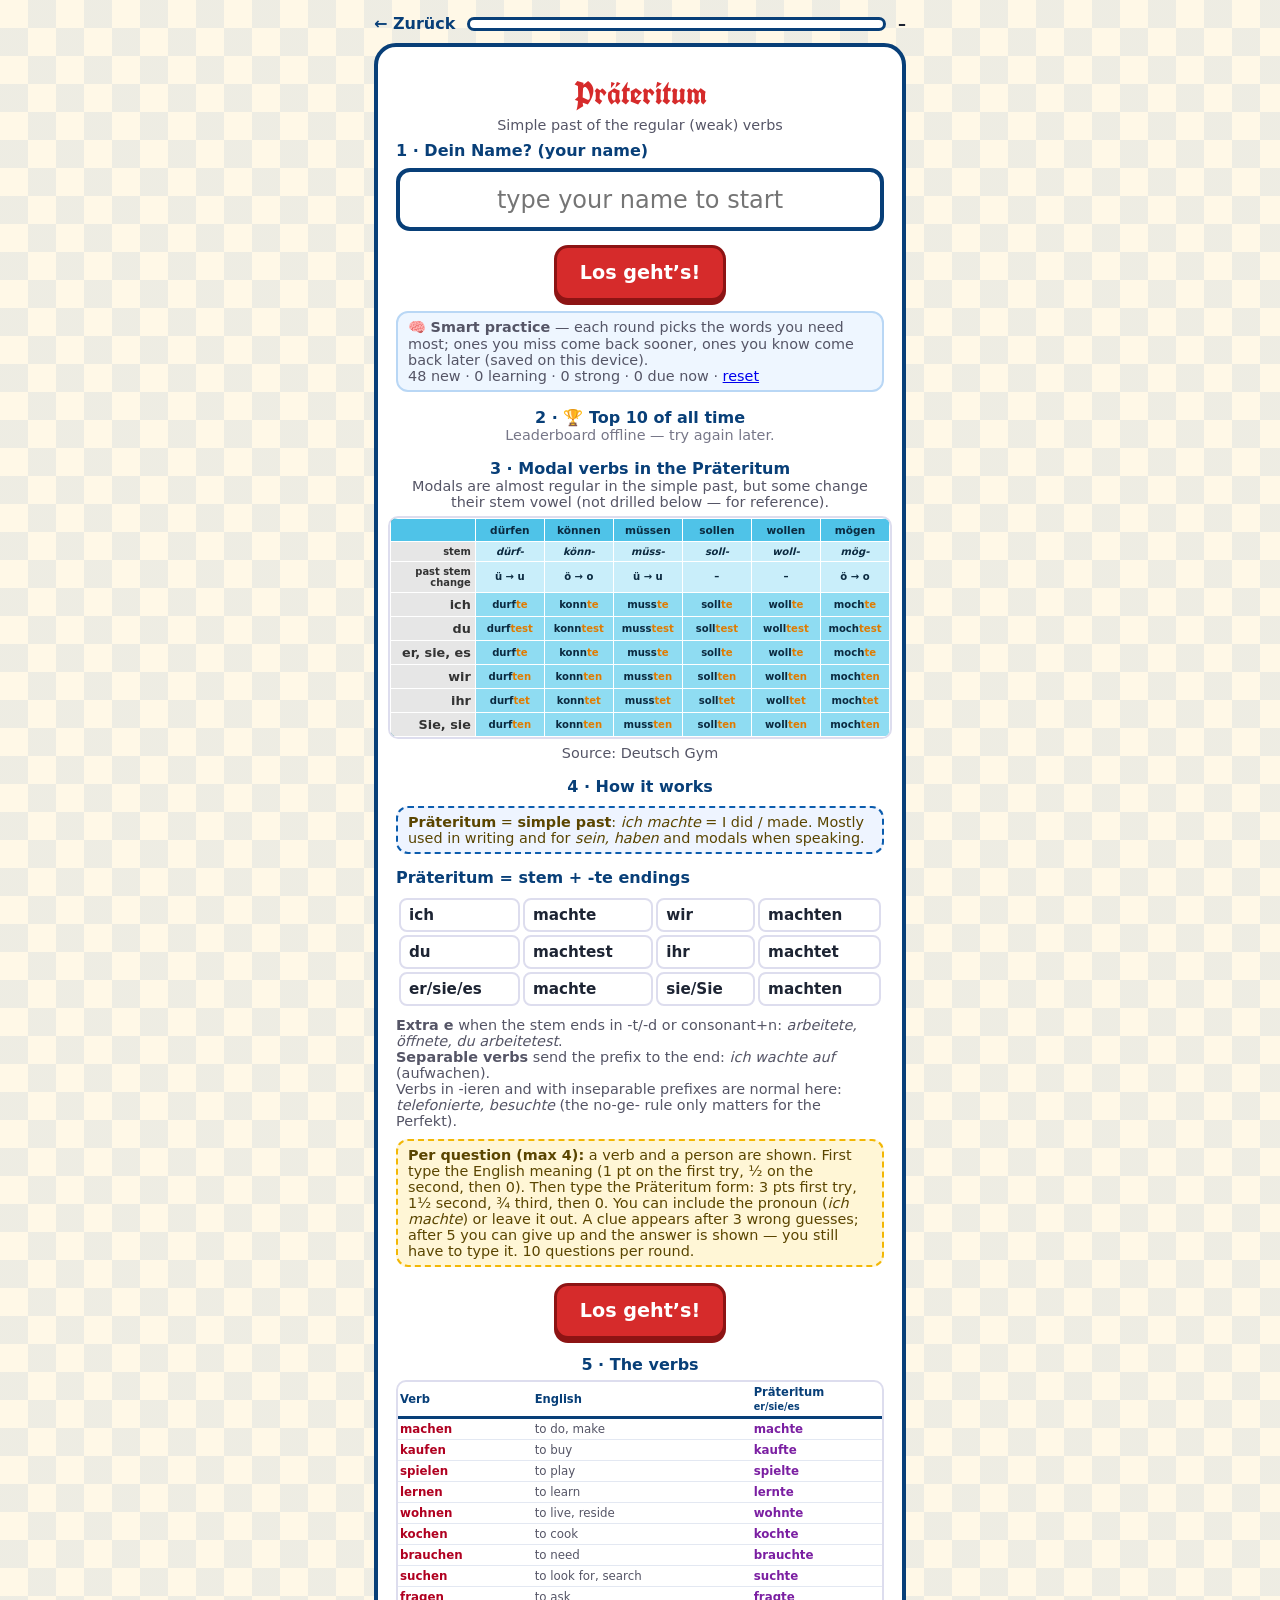
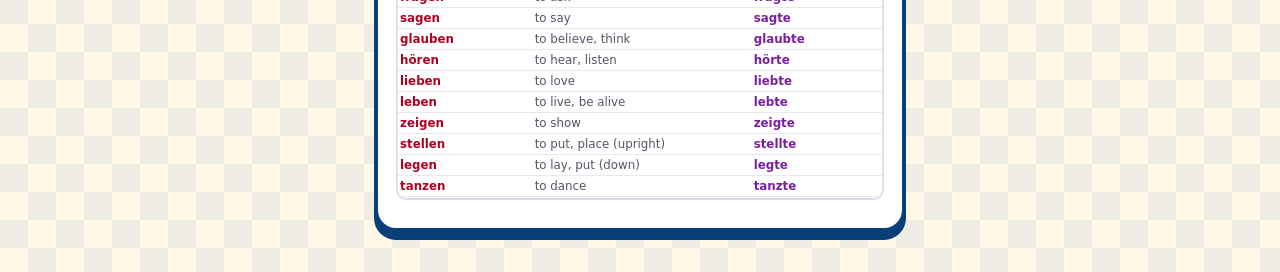
<file: modules/praeteritum/index.html>
<!doctype html>
<html lang="en"><head><meta charset="utf-8">
<meta name="viewport" content="width=device-width,initial-scale=1">
<title>Präteritum</title>
<link rel="icon" type="image/png" sizes="64x64" href="../../assets/favicon-64.png">
<link rel="shortcut icon" href="../../favicon.ico">
<link rel="apple-touch-icon" href="../../assets/apple-touch-icon.png">
<link rel="stylesheet" href="https://fonts.googleapis.com/css2?family=UnifrakturCook:wght@700&display=swap">
<link rel="stylesheet" href="../../style.css">
<style>
.wrap{max-width:560px;margin:0 auto;padding:14px 14px 40px}
.top{display:flex;justify-content:space-between;align-items:center;margin-bottom:10px}
.top a{color:var(--blue2);font-weight:700;text-decoration:none}
.bar{height:14px;background:#fff;border:3px solid var(--blue2);border-radius:99px;overflow:hidden;flex:1;margin:0 12px}
.bar i{display:block;height:100%;width:0;background:repeating-linear-gradient(45deg,var(--blue) 0 10px,#fff 10px 20px);transition:width .3s}
.card{background:#fff;border:4px solid var(--blue2);border-radius:22px;box-shadow:0 8px 0 var(--blue2);padding:22px 18px;text-align:center}
.noun{font-size:clamp(2.2rem,11vw,3.4rem);margin:.1em 0 .3em;font-weight:800;color:var(--blue2);word-break:break-word}
.gbtns{display:grid;grid-template-columns:repeat(3,1fr);gap:10px}
.g{font-size:1.6rem;padding:.7em 0;color:#fff;border-color:rgba(0,0,0,.35);box-shadow:0 5px 0 rgba(0,0,0,.35)}
.g.m{background:var(--m)}.g.f{background:var(--f)}.g.n{background:var(--n)}
.g.done{outline:5px solid var(--gold)}.g.dim{opacity:.35}
.shake{animation:sh .35s}
@keyframes sh{20%{transform:translateX(-8px)}40%{transform:translateX(8px)}60%{transform:translateX(-5px)}80%{transform:translateX(5px)}}
.pill{display:inline-block;border-radius:99px;padding:.25em .9em;font-weight:800;color:#fff;margin:0 2px;font-size:1.15rem}
.c0{background:#a67c52}.c1{background:#0f8a8a}.c2{background:#d6457a}
.head{display:flex;flex-wrap:wrap;justify-content:center;gap:6px;margin-bottom:4px}
.eng-big{font-size:clamp(1.6rem,7.5vw,2.2rem);font-weight:900;color:var(--blue2);margin:10px 0 2px;line-height:1.2}
.eng-big b{color:var(--red)}
.note{background:#fff6d6;border:2px dashed var(--gold);border-radius:12px;padding:6px 10px;margin:10px 0 0;font-size:.9rem;color:#5a4500}
.prompt{font-size:1.5rem;font-weight:800;margin:10px 0;line-height:1.5}
.prompt .blank{display:inline-block;min-width:4.5em;border-bottom:4px dashed var(--blue);color:var(--blue)}
input[type=text]{font:inherit;font-size:1.5rem;width:100%;padding:.55em;border:4px solid var(--blue2);border-radius:14px;text-align:center;margin:8px 0 12px}
.res{font-size:1.3rem;font-weight:800;margin:8px 0}
.ok{color:var(--green)}.bad{color:var(--red)}
.hidden{display:none}
.tip{font-size:.85rem;color:#667;margin:8px 0}
.small{font-size:.9rem;color:#556}
/* tables */
table.t{border-collapse:separate;border-spacing:3px;width:100%;margin:8px 0;font-size:.95rem}
table.t th,table.t td{padding:6px 4px;border-radius:8px;font-weight:800}
.t .h{color:#fff}.t .hm{background:var(--m)}.t .hf{background:var(--f)}.t .hn{background:var(--n)}
.t .rc{color:#fff;text-align:left;padding-left:8px}
.t td{background:#f1f5fb}
.t td.rc.gm{background:var(--m)}.t td.rc.gf{background:var(--f)}.t td.rc.gn{background:var(--n)}
.t td.rc.c0{background:#a67c52}.t td.rc.c1{background:#0f8a8a}.t td.rc.c2{background:#d6457a}
.t td.e b{color:var(--red)}
.t td small{display:block;font-weight:600;color:#556;font-size:.8rem}
.nm{margin:8px 0 14px}.nm label{font-weight:800;color:var(--blue2);display:block;text-align:left}
.lb{width:100%;border-collapse:collapse;font-size:.92rem;margin:6px 0}
.lb th{color:var(--blue2);text-align:left;padding:4px 6px;border-bottom:3px solid var(--blue2)}
.lb td{padding:5px 6px;border-bottom:1px solid #e3e8f2;text-align:left}
.lb tr.me td{background:#fff3c4;font-weight:900}
.lb .pc{font-weight:900;text-align:right}
.lbempty{color:#778;font-size:.9rem}.t td.e{color:var(--blue2)}
.t .wh{background:#fff;border:2px solid #dde;font-weight:700;text-align:left;padding-left:8px}
.intro h2{margin:.1em 0;color:var(--red)}
.intro .tl{text-align:left;font-weight:800;margin:14px 0 0;color:var(--blue2)}
/* results */
.ring{--p:0;width:170px;height:170px;border-radius:50%;margin:8px auto;display:grid;place-items:center;
 background:conic-gradient(var(--col,#d62b2b) calc(var(--p)*1%),#e8edf5 0)}
.ring div{width:132px;height:132px;border-radius:50%;background:#fff;display:grid;place-items:center;align-content:center}
.ring b{font-size:2.4rem;line-height:1}.ring span{font-size:.95rem;font-weight:800;color:#556}
.stats{display:grid;grid-template-columns:repeat(3,1fr);gap:8px;margin:14px 0}
.st{border-radius:14px;padding:8px 2px;color:#fff;font-weight:800}
.st b{display:block;font-size:1.8rem}.st span{font-size:.75rem}
.s1{background:var(--green)}.s2{background:#e09b00}.s3{background:var(--red)}
.cs{display:grid;grid-template-columns:repeat(3,1fr);gap:8px;margin:6px 0 12px}
.cs div{border-radius:14px;color:#fff;padding:8px 2px;font-weight:800}.cs b{display:block;font-size:1.3rem}.cs span{font-size:.75rem}
.rv{text-align:left;margin:10px 0}
.rv .row{border-left:8px solid;border-radius:10px;padding:6px 10px;margin:6px 0;background:#f7f9fc;font-size:.95rem}
.row.r1{border-color:var(--green)}.row.r2{border-color:#e09b00}.row.r3{border-color:var(--red)}
.row .pts{float:right;font-weight:900}
.row i{color:#778}
.sec{font-weight:900;color:var(--blue2);text-align:left;margin:16px 0 0}
.vb{font-size:clamp(2.3rem,12vw,3.6rem);font-weight:900;color:#b00020;margin:.1em 0 .2em}
.done-row{display:flex;justify-content:space-between;gap:8px;text-align:left;background:#eaf6ec;border-left:8px solid var(--green);border-radius:10px;padding:6px 10px;margin:6px 0;font-weight:700}
.done-row small{color:#556;font-weight:600;display:block}
.step-lab{font-weight:900;color:var(--blue2);text-align:left;margin-top:10px}
.cl{letter-spacing:.12em;font-family:monospace;font-size:1.3rem}
.vt{width:100%;border-collapse:collapse;font-size:.74rem;text-align:left}
.vt th{color:var(--blue2);border-bottom:3px solid var(--blue2);padding:3px 2px;font-size:.72rem}
.vt td{padding:3px 2px;border-bottom:1px solid #e3e8f2}
.vt .p1{color:#1565c0;font-weight:700}.vt .p2{color:#7b1fa2;font-weight:700}.vt .p3{color:#1b8a3a;font-weight:700}.vt .iv{color:#b00020;font-weight:800}.vt .en{color:#556}
.tw{max-height:420px;overflow:auto;border:2px solid #dde;border-radius:10px;margin:6px 0}
.pillrow{display:flex;flex-wrap:wrap;justify-content:center;gap:6px;margin:4px 0 8px}
.pp{display:inline-block;border-radius:99px;padding:.25em .9em;font-weight:800;color:#fff;font-size:1.15rem}
.pp.pe{background:var(--blue2)}.pp.t1{background:#7b1fa2}.pp.t2{background:#1b8a3a}
.mt{width:100%;table-layout:fixed;border-collapse:collapse;font-size:.63rem;text-align:center}
.mt col.c1{width:17%}
.mt th{background:#4fc3e8;color:#0b2a40;padding:5px 1px;font-size:.66rem;border:1px solid #fff}
.mt td{background:#8fdcf2;padding:4px 0;font-weight:700;border:1px solid #fff;color:#0b2a40}
.mt td.lb2{background:#e6e6e6;text-align:right;padding-right:4px;font-weight:600;font-size:.62rem;color:#333}
.mt td.pr{font-size:.8rem}
.mt td.st2{background:#c9eefa;font-weight:600}
.mt .oe{color:#e07b00}
.pq{width:100%;border-collapse:separate;border-spacing:3px;font-size:.85rem;margin:6px 0}
.pq th{background:#4a9bb0;color:#fff;padding:6px 3px;font-weight:800}
.pq td{background:#3b5f5c;color:#fff;padding:6px 3px;font-weight:700;text-align:center}
.pq td:last-child{background:#dfeeee;color:#234;font-weight:600}
</style>
</head>
<body><div class="wrap">
 <div class="top"><a href="../../index.html">← Zurück</a><div class="bar"><i id="bar"></i></div><b id="count">–</b></div>

 <div id="s-intro" class="card intro">
  <h2 class="fraktur" style="font-size:2rem">Präteritum</h2>
  <div class="small">Simple past of the regular (weak) verbs</div>
  <div class="nm"><label for="name">1 · Dein Name? (your name)</label>
   <input type="text" id="name" maxlength="20" placeholder="type your name to start" autocomplete="off" style="margin-bottom:0"></div>
  <p style="margin:6px 0"><button class="btn primary go" style="font-size:1.2rem" disabled>Los geht’s!</button></p>
  <div class="small" id="srsline" style="background:#eef6ff;border:2px solid #b9d7f5;border-radius:12px;padding:6px 10px;margin:10px 0;text-align:left"></div>
  <div class="sec" style="text-align:center">2 · 🏆 Top 10 of all time</div><div id="lb0"></div>

  <div class="sec" style="text-align:center">3 · Modal verbs in the Präteritum</div>
  <div class="small">Modals are almost regular in the simple past, but some change their stem vowel (not drilled below — for reference).</div>
  <div class="tw" style="max-height:none;margin:6px -8px"><table class="mt"><colgroup><col class="c1"><col><col><col><col><col><col></colgroup>
   <tr><th></th><th>dürfen</th><th>können</th><th>müssen</th><th>sollen</th><th>wollen</th><th>mögen</th></tr>
   <tr><td class="lb2">stem</td><td class="st2"><i>dürf-</i></td><td class="st2"><i>könn-</i></td><td class="st2"><i>müss-</i></td><td class="st2"><i>soll-</i></td><td class="st2"><i>woll-</i></td><td class="st2"><i>mög-</i></td></tr>
   <tr><td class="lb2">past stem change</td><td class="st2"><b>ü → u</b></td><td class="st2"><b>ö → o</b></td><td class="st2"><b>ü → u</b></td><td class="st2"><b>–</b></td><td class="st2"><b>–</b></td><td class="st2"><b>ö → o</b></td></tr>
   <tr><td class="lb2 pr">ich</td><td>durf<b class="oe">te</b></td><td>konn<b class="oe">te</b></td><td>muss<b class="oe">te</b></td><td>soll<b class="oe">te</b></td><td>woll<b class="oe">te</b></td><td>moch<b class="oe">te</b></td></tr>
   <tr><td class="lb2 pr">du</td><td>durf<b class="oe">test</b></td><td>konn<b class="oe">test</b></td><td>muss<b class="oe">test</b></td><td>soll<b class="oe">test</b></td><td>woll<b class="oe">test</b></td><td>moch<b class="oe">test</b></td></tr>
   <tr><td class="lb2 pr">er, sie, es</td><td>durf<b class="oe">te</b></td><td>konn<b class="oe">te</b></td><td>muss<b class="oe">te</b></td><td>soll<b class="oe">te</b></td><td>woll<b class="oe">te</b></td><td>moch<b class="oe">te</b></td></tr>
   <tr><td class="lb2 pr">wir</td><td>durf<b class="oe">ten</b></td><td>konn<b class="oe">ten</b></td><td>muss<b class="oe">ten</b></td><td>soll<b class="oe">ten</b></td><td>woll<b class="oe">ten</b></td><td>moch<b class="oe">ten</b></td></tr>
   <tr><td class="lb2 pr">ihr</td><td>durf<b class="oe">tet</b></td><td>konn<b class="oe">tet</b></td><td>muss<b class="oe">tet</b></td><td>soll<b class="oe">tet</b></td><td>woll<b class="oe">tet</b></td><td>moch<b class="oe">tet</b></td></tr>
   <tr><td class="lb2 pr">Sie, sie</td><td>durf<b class="oe">ten</b></td><td>konn<b class="oe">ten</b></td><td>muss<b class="oe">ten</b></td><td>soll<b class="oe">ten</b></td><td>woll<b class="oe">ten</b></td><td>moch<b class="oe">ten</b></td></tr>
  </table></div>
  <div class="small">Source: Deutsch Gym</div>

  <div class="sec" style="text-align:center">4 · How it works</div>
  <div class="note" style="text-align:left;background:#eef4ff;border-color:var(--blue)">
   <b>Präteritum</b> = <b>simple past</b>: <i>ich machte</i> = I did / made. Mostly used in writing and for <i>sein, haben</i> and modals when speaking.</div>
  <div class="tl">Präteritum = stem + -te endings</div>
  <table class="t">
   <tr><td class="wh">ich</td><td class="wh">mach<b>te</b></td><td class="wh">wir</td><td class="wh">mach<b>ten</b></td></tr>
   <tr><td class="wh">du</td><td class="wh">mach<b>test</b></td><td class="wh">ihr</td><td class="wh">mach<b>tet</b></td></tr>
   <tr><td class="wh">er/sie/es</td><td class="wh">mach<b>te</b></td><td class="wh">sie/Sie</td><td class="wh">mach<b>ten</b></td></tr></table>
  <div class="small" style="text-align:left"><b>Extra e</b> when the stem ends in -t/-d or consonant+n: <i>arbeitete, öffnete, du arbeitetest</i>.<br>
   <b>Separable verbs</b> send the prefix to the end: <i>ich wachte auf</i> (aufwachen).<br>
   Verbs in -ieren and with inseparable prefixes are normal here: <i>telefonierte, besuchte</i> (the no-ge- rule only matters for the Perfekt).</div>
  <div class="note" style="text-align:left"><b>Per question (max 4):</b> a verb and a person are shown. First type the English meaning (1 pt on the first try, ½ on the second, then 0). Then type the Präteritum form: 3 pts first try, 1½ second, ¾ third, then 0. You can include the pronoun (<i>ich machte</i>) or leave it out. A clue appears after 3 wrong guesses; after 5 you can give up and the answer is shown — you still have to type it. 10 questions per round.</div>
  <p><button class="btn primary go" style="font-size:1.2rem" disabled>Los geht’s!</button></p>
  <div class="sec" style="text-align:center">5 · The verbs</div>
  <div class="tw"><table class="vt" id="vt"></table></div>
 </div>

 <div id="s-q" class="card hidden">
  <div class="small">Question <span id="vn"></span></div>
  <div class="vb" id="inf"></div>
  <div class="pillrow"><span class="pp pe" id="pp"></span><span class="pp" id="tp"></span></div>
  <div id="doneRows"></div>
  <div id="active">
   <div class="step-lab" id="slab"></div>
   <form id="form" autocomplete="off">
    <input type="text" id="ans" autocapitalize="off" autocorrect="off" spellcheck="false">
    <button class="btn primary" id="check" type="submit">Prüfen</button>
   </form>
   <div id="fb" class="res"></div>
  </div>
  <button class="btn primary hidden" id="next">Weiter →</button>
 </div>

 <div id="s-done" class="card hidden">
  <div class="small">Geschafft!</div>
  <div class="ring" id="ring"><div><b id="pct"></b><span id="frac"></span></div></div>
  <p class="res" id="verdict"></p>
  <p class="small" id="best"></p>
  <div class="stats" style="grid-template-columns:repeat(2,1fr)">
   <div class="st" style="background:#555"><b id="n0">0</b><span id="m0">English</span></div>
   <div class="st" style="background:#7b1fa2"><b id="n1">0</b><span id="m1">Präteritum</span></div>
   <div class="st" style="background:#1b8a3a"><b id="n2">0</b><span id="m2">Perfekt</span></div>
  </div>
  <div class="sec">Every question</div>
  <div class="rv" id="review"></div>
  <div class="sec">🏆 Top 10 of all time</div><div id="lb1"></div>
  <button class="btn primary" id="again">Nochmal!</button>
  <a class="btn" href="../../index.html">Zur Hütte</a>
 </div>
</div>
<script src="../../config.js"></script><script src="../../srs.js"></script><script>window.RV_CFG={tense:"pra",module:"praeteritum",key:"praetTop",bestKey:"praetBestPct"};</script><script src="../regular-verbs/verbs.js"></script><script src="../regular-verbs/logic.js"></script><script src="../regular-verbs/drill.js"></script>
</body></html>
</file>
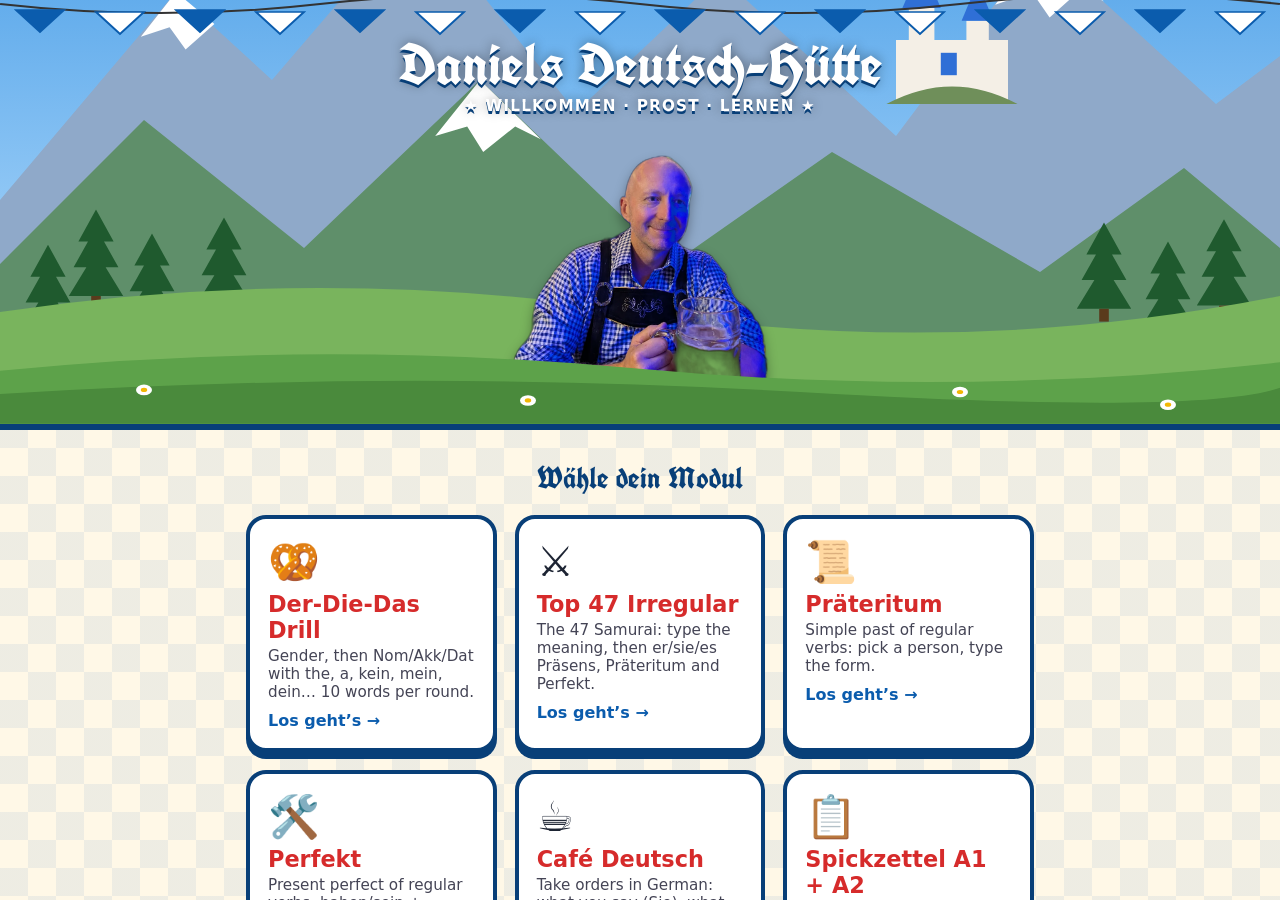
<file: modules/regular-verbs/index.html>
<!doctype html><meta charset="utf-8"><meta http-equiv="refresh" content="0;url=../../index.html"><title>Moved</title><p>This module is now two: <a href="../praeteritum/index.html">Präteritum</a> and <a href="../perfekt/index.html">Perfekt</a>. <a href="../../index.html">Zur Hütte</a></p>
</file>
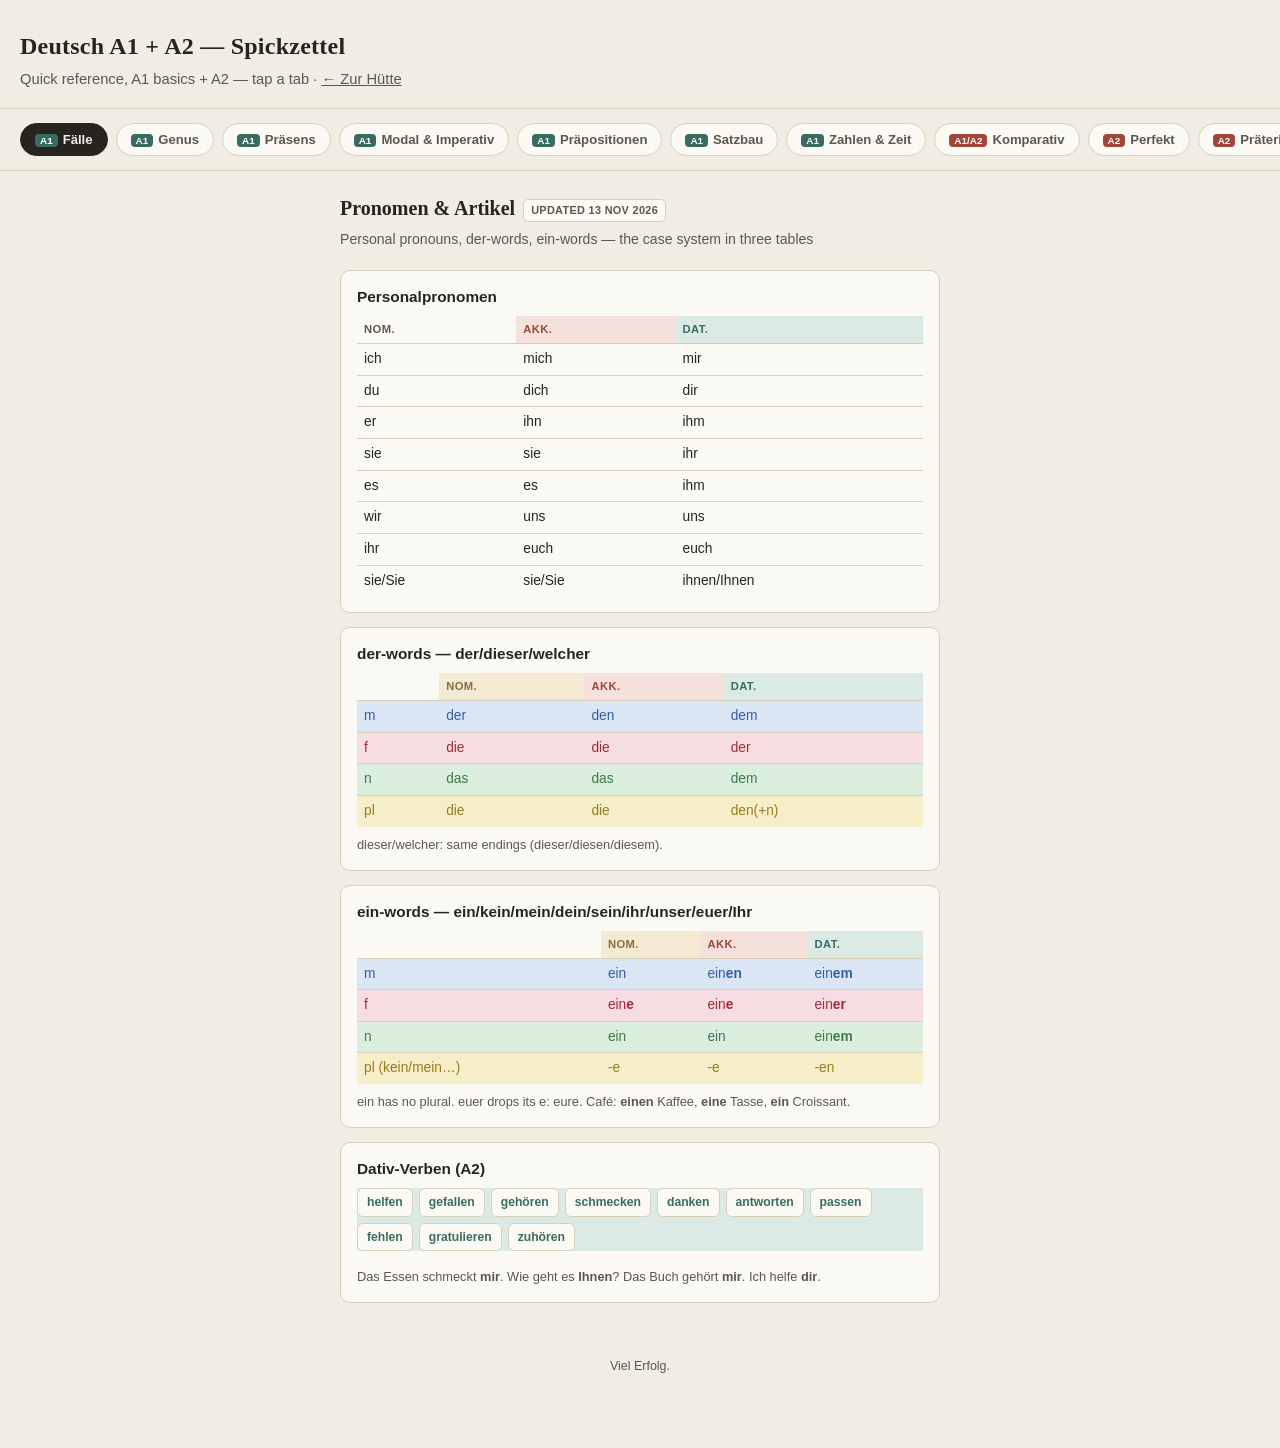
<file: reference.html>
<!DOCTYPE html>
<html lang="en">
<head>
<meta charset="UTF-8">
<meta name="viewport" content="width=device-width, initial-scale=1.0">
<title>Deutsch A1 + A2 — Spickzettel</title>
<style>
  :root{
    --paper:#f2ede2;
    --ink:#26241f;
    --ink-soft:#5c584d;
    --rule:#d8cfba;
    --card:#fbf9f3;

    --nom:#8a6d3b;
    --nom-bg:#f4e9d3;
    --akk:#a2453a;
    --akk-bg:#f6e0dc;
    --dat:#3a6b62;
    --dat-bg:#dceae5;
    --gen:#5a5490;
    --gen-bg:#e4e1f2;

    --masc:#2f5fa3;
    --masc-bg:#dbe6f5;
    --fem:#a2293a;
    --fem-bg:#f6dde1;
    --neut:#3d7a4a;
    --neut-bg:#dcefdf;
    --plur:#9a7c1f;
    --plur-bg:#f5eec9;
  }

  *{box-sizing:border-box;}
  html,body{margin:0;padding:0;}
  body{
    background:var(--paper);
    color:var(--ink);
    font-family:"Iowan Old Style","Palatino Linotype",Palatino,Georgia,serif;
    line-height:1.5;
    padding-bottom:60px;
  }

  header{
    padding:28px 20px 18px;
    border-bottom:1px solid var(--rule);
  }
  header h1{
    font-size:1.5rem;
    font-weight:600;
    margin:0 0 4px;
    letter-spacing:0.01em;
  }
  header p{
    margin:0;
    color:var(--ink-soft);
    font-size:0.92rem;
    font-family:-apple-system,BlinkMacSystemFont,"Segoe UI",Helvetica,Arial,sans-serif;
  }

  nav{
    display:flex;
    gap:8px;
    overflow-x:auto;
    padding:14px 20px;
    -webkit-overflow-scrolling:touch;
    scrollbar-width:none;
    border-bottom:1px solid var(--rule);
    position:sticky;
    top:0;
    background:var(--paper);
    z-index:10;
  }
  nav::-webkit-scrollbar{display:none;}
  nav button{
    flex:0 0 auto;
    font-family:-apple-system,BlinkMacSystemFont,"Segoe UI",Helvetica,Arial,sans-serif;
    font-size:0.82rem;
    font-weight:600;
    padding:8px 14px;
    border-radius:999px;
    border:1px solid var(--rule);
    background:var(--card);
    color:var(--ink-soft);
    cursor:pointer;
    white-space:nowrap;
    transition:background 0.15s, color 0.15s, border-color 0.15s;
  }
  nav button.active{
    background:var(--ink);
    color:var(--paper);
    border-color:var(--ink);
  }

  main{
    padding:22px 20px 10px;
    max-width:640px;
    margin:0 auto;
  }

  .sheet{display:none;}
  .sheet.active{display:block;animation:fade 0.25s ease;}
  @keyframes fade{from{opacity:0;transform:translateY(4px);}to{opacity:1;transform:translateY(0);}}

  .sheet h2{
    font-size:1.25rem;
    margin:0 0 6px;
  }
  .sheet .sub{
    font-family:-apple-system,BlinkMacSystemFont,"Segoe UI",Helvetica,Arial,sans-serif;
    color:var(--ink-soft);
    font-size:0.88rem;
    margin:0 0 20px;
  }
  .stamp{
    display:inline-block;
    font-family:-apple-system,BlinkMacSystemFont,"Segoe UI",Helvetica,Arial,sans-serif;
    font-size:0.68rem;
    font-weight:700;
    letter-spacing:0.03em;
    text-transform:uppercase;
    color:var(--ink-soft);
    background:var(--card);
    border:1px solid var(--rule);
    border-radius:5px;
    padding:2px 7px;
    margin-left:8px;
    vertical-align:middle;
  }

  .card{
    background:var(--card);
    border:1px solid var(--rule);
    border-radius:10px;
    padding:14px 16px 16px;
    margin-bottom:14px;
  }
  .card h3{
    font-size:0.96rem;
    margin:0 0 8px;
    font-family:-apple-system,BlinkMacSystemFont,"Segoe UI",Helvetica,Arial,sans-serif;
    font-weight:700;
  }
  .card p.note{
    font-family:-apple-system,BlinkMacSystemFont,"Segoe UI",Helvetica,Arial,sans-serif;
    font-size:0.8rem;
    color:var(--ink-soft);
    margin:8px 0 0;
  }

  table{
    width:100%;
    border-collapse:collapse;
    font-family:-apple-system,BlinkMacSystemFont,"Segoe UI",Helvetica,Arial,sans-serif;
    font-size:0.86rem;
  }
  th,td{
    text-align:left;
    padding:5px 7px;
    border-bottom:1px solid var(--rule);
  }
  th{
    font-size:0.7rem;
    text-transform:uppercase;
    letter-spacing:0.04em;
    color:var(--ink-soft);
    font-weight:600;
  }
  tr:last-child td{border-bottom:none;}

  .nom{background:var(--nom-bg);color:var(--nom);}
  .akk{background:var(--akk-bg);color:var(--akk);}
  .dat{background:var(--dat-bg);color:var(--dat);}
  .gen{background:var(--gen-bg);color:var(--gen);}
  .nom td,.nom th{color:var(--nom);}
  .akk td,.akk th{color:var(--akk);}
  .dat td,.dat th{color:var(--dat);}
  .gen td,.gen th{color:var(--gen);}

  .masc{background:var(--masc-bg);color:var(--masc);}
  .fem{background:var(--fem-bg);color:var(--fem);}
  .neut{background:var(--neut-bg);color:var(--neut);}
  .plur{background:var(--plur-bg);color:var(--plur);}
  .masc td,.masc th{color:var(--masc);}
  .fem td,.fem th{color:var(--fem);}
  .neut td,.neut th{color:var(--neut);}
  .plur td,.plur th{color:var(--plur);}

  .pill-row{
    display:flex;
    flex-wrap:wrap;
    gap:6px;
    margin-top:6px;
  }
  .pill{
    font-family:-apple-system,BlinkMacSystemFont,"Segoe UI",Helvetica,Arial,sans-serif;
    font-size:0.76rem;
    font-weight:600;
    padding:4px 9px;
    border-radius:6px;
    background:var(--card);
    border:1px solid var(--rule);
  }

  .flow{
    font-family:-apple-system,BlinkMacSystemFont,"Segoe UI",Helvetica,Arial,sans-serif;
    font-size:0.88rem;
    display:flex;
    align-items:center;
    flex-wrap:wrap;
    gap:6px;
    background:var(--card);
    border:1px dashed var(--rule);
    border-radius:8px;
    padding:10px;
    margin-top:6px;
  }
  .flow span{
    padding:4px 9px;
    border-radius:6px;
    background:var(--paper);
    border:1px solid var(--rule);
  }
  .flow .arrow{border:none;background:none;padding:0;color:var(--ink-soft);}

  .footnote{
    font-family:-apple-system,BlinkMacSystemFont,"Segoe UI",Helvetica,Arial,sans-serif;
    font-size:0.78rem;
    color:var(--ink-soft);
    text-align:center;
    margin-top:30px;
  }

  @media print{
    body{background:#fff;-webkit-print-color-adjust:exact;print-color-adjust:exact;padding-bottom:0;}
    nav{display:none !important;}
    header{padding:0 0 10px;border-bottom:2px solid var(--ink);}
    header p{display:none;}
    main{padding:10px 0 0;max-width:100%;}
    .footnote{display:none;}
    .sheet{display:none !important;}
    .sheet.active{
      display:block !important;
      column-count:2;
      column-gap:22px;
    }
    .sheet.active h2,
    .sheet.active > .sub,
    .card.wide{
      -webkit-column-span:all;
      column-span:all;
    }
    .card.wide table{font-size:0.62rem;}
    .card.wide th,.card.wide td{padding:2px 4px;}
    .sheet h2{font-size:1.05rem;margin-top:0;}
    .stamp{font-size:0.6rem;padding:1px 5px;}
    .sheet .sub{margin-bottom:10px;font-size:0.76rem;}
    .card{
      break-inside:avoid;
      -webkit-column-break-inside:avoid;
      page-break-inside:avoid;
      padding:7px 9px 9px;
      margin-bottom:8px;
    }
    .card h3{font-size:0.8rem;margin-bottom:5px;}
    .card table{font-size:0.68rem;}
    .card th,.card td{padding:2px 4px;}
    .card .note{font-size:0.64rem;margin-top:5px;}
    .flow{padding:6px;font-size:0.68rem;}
    .pill{font-size:0.64rem;padding:2px 6px;}
  }

  .lvl{display:inline-block;font-size:.62rem;font-weight:800;border-radius:4px;padding:1px 5px;margin-right:5px;color:#fff;background:#3a6b62}
  .lvl.a2{background:#a2453a}
  .mt{table-layout:fixed;text-align:center;font-size:.6rem}.mt td,.mt th{padding:4px 0 !important;overflow:hidden}
  .mt th{background:#4fc3e8;color:#0b2a40;text-align:center;text-transform:none;letter-spacing:0;font-size:.6rem;border:1px solid #fff}
  .mt td{background:#8fdcf2;color:#0b2a40;font-weight:700;text-align:center;border:1px solid #fff;padding:4px 1px}
  .mt td.l{background:#e6e6e6;text-align:right;color:#333;font-weight:600}
  .mt td.s{background:#c9eefa;font-weight:600}
  .oe{color:#e07b00}
  .pq th{background:#4a9bb0;color:#fff;text-transform:none;letter-spacing:0}
  .pq td{background:#3b5f5c;color:#fff;font-weight:700;border-bottom:2px solid var(--card)}
  .pq td:last-child{background:#dfeeee;color:#234;font-weight:600}
  .big td{font-size:.8rem}
  td.m{background:var(--masc-bg);color:var(--masc)}td.f{background:var(--fem-bg);color:var(--fem)}td.n{background:var(--neut-bg);color:var(--neut)}td.p{background:var(--plur-bg);color:var(--plur)}
  .tw{overflow-x:auto}
  b.e{color:var(--akk)}
</style>
</head>
<body>

<header>
  <h1>Deutsch A1 + A2 — Spickzettel</h1>
  <p>Quick reference, A1 basics + A2 — tap a tab · <a href="index.html" style="color:inherit">← Zur Hütte</a></p>
</header>

<nav id="tabs"></nav>

<main id="sheets"></main>

<p class="footnote">Viel Erfolg.</p>

<script src="modules/irregular-47/verbs.js"></script>
<script src="modules/cafe/menu.js"></script>
<script>
const U="13 Nov 2026";
const esc=s=>String(s).replace(/&/g,"&amp;").replace(/</g,"&lt;");
const irr=()=> "<div class='card wide'><h3>Top 47 irregular verbs (er/sie/es)</h3><div class='tw'><table><tr><th>Infinitiv</th><th>English</th><th>Präsens</th><th>Präteritum</th><th>Perfekt</th></tr>"+
  (window.VERBS||[]).map(v=>"<tr><td><b>"+esc(v[0])+"</b></td><td>"+esc(v[1])+"</td><td>"+esc(v[2])+"</td><td>"+esc(v[3]||"–")+"</td><td>"+esc(v[4]?v[4][0]:"–")+"</td></tr>").join("")+"</table></div><p class='note'>From your “47 Samurai” PDF. – = not given there. möchten has no own Präteritum (use wollte/mochte).</p></div>";
const cafe=()=> "<div class='card'><h3>What you ask (Sie)</h3><table>"+(window.CAFE?CAFE.ask.map(p=>"<tr><td>"+esc(p.en)+"</td><td><b>"+esc(p.a[0])+"</b></td></tr>").join(""):"")+"</table></div>"+
  "<div class='card'><h3>What customers ask → your answer</h3><table>"+(window.CAFE?CAFE.reply.map(p=>"<tr><td>“"+esc(p.q)+"”</td><td><b>"+esc(p.a[0])+"</b></td></tr>").join(""):"")+"</table></div>"+
  "<div class='card'><h3>What customers say</h3><table><tr><td>Ich hätte gern einen Cappuccino, bitte.</td><td>I'd like a cappuccino</td></tr><tr><td>Einen Flat White mit Hafermilch, zum Mitnehmen.</td><td>A flat white with oat milk, to go</td></tr><tr><td>Ich nehme eine heiße Schokolade.</td><td>I'll take a hot chocolate</td></tr><tr><td>Für mich einen Chai Latte, bitte.</td><td>A chai latte for me</td></tr><tr><td>Was kostet das? / Zahlen, bitte.</td><td>How much? / The bill, please</td></tr></table><p class='note'>Order = Akkusativ: der → <b>einen</b>, die → <b>eine</b>, das → <b>ein</b>. Prices: 4,90 € = vier Euro neunzig.</p></div>"+
  "<div class='card'><h3>Menu words</h3><table>"+(window.CAFE?CAFE.vocab.map(p=>"<tr><td>"+esc(p[0])+"</td><td>"+esc(p[1][0])+"</td></tr>").join(""):"")+"</table></div>";
const data=[
{id:"cases",label:"A1 · Fälle",title:"Pronomen & Artikel",sub:"Personal pronouns, der-words, ein-words — the case system in three tables",html:`
 <div class="card"><h3>Personalpronomen</h3><table><tr><th>Nom.</th><th class="akk">Akk.</th><th class="dat">Dat.</th></tr>
  <tr><td>ich</td><td>mich</td><td>mir</td></tr><tr><td>du</td><td>dich</td><td>dir</td></tr><tr><td>er</td><td>ihn</td><td>ihm</td></tr><tr><td>sie</td><td>sie</td><td>ihr</td></tr><tr><td>es</td><td>es</td><td>ihm</td></tr>
  <tr><td>wir</td><td>uns</td><td>uns</td></tr><tr><td>ihr</td><td>euch</td><td>euch</td></tr><tr><td>sie/Sie</td><td>sie/Sie</td><td>ihnen/Ihnen</td></tr></table></div>
 <div class="card"><h3>der-words — der/dieser/welcher</h3><table><tr><th></th><th class="nom">Nom.</th><th class="akk">Akk.</th><th class="dat">Dat.</th></tr>
  <tr class="masc"><td>m</td><td>der</td><td>den</td><td>dem</td></tr><tr class="fem"><td>f</td><td>die</td><td>die</td><td>der</td></tr><tr class="neut"><td>n</td><td>das</td><td>das</td><td>dem</td></tr><tr class="plur"><td>pl</td><td>die</td><td>die</td><td>den(+n)</td></tr></table>
  <p class="note">dieser/welcher: same endings (dieser/diesen/diesem).</p></div>
 <div class="card"><h3>ein-words — ein/kein/mein/dein/sein/ihr/unser/euer/Ihr</h3><table><tr><th></th><th class="nom">Nom.</th><th class="akk">Akk.</th><th class="dat">Dat.</th></tr>
  <tr class="masc"><td>m</td><td>ein</td><td>ein<b>en</b></td><td>ein<b>em</b></td></tr><tr class="fem"><td>f</td><td>ein<b>e</b></td><td>ein<b>e</b></td><td>ein<b>er</b></td></tr><tr class="neut"><td>n</td><td>ein</td><td>ein</td><td>ein<b>em</b></td></tr><tr class="plur"><td>pl (kein/mein…)</td><td>-e</td><td>-e</td><td>-en</td></tr></table>
  <p class="note">ein has no plural. euer drops its e: eure. Café: <b>einen</b> Kaffee, <b>eine</b> Tasse, <b>ein</b> Croissant.</p></div>
 <div class="card"><h3>Dativ-Verben (A2)</h3><p class="pill-row dat"><span class="pill">helfen</span><span class="pill">gefallen</span><span class="pill">gehören</span><span class="pill">schmecken</span><span class="pill">danken</span><span class="pill">antworten</span><span class="pill">passen</span><span class="pill">fehlen</span><span class="pill">gratulieren</span><span class="pill">zuhören</span></p>
  <p class="note">Das Essen schmeckt <b>mir</b>. Wie geht es <b>Ihnen</b>? Das Buch gehört <b>mir</b>. Ich helfe <b>dir</b>.</p></div>`},
{id:"gender",label:"A1 · Genus",title:"Genus & Plural",sub:"Endings that predict der/die/das, and how plurals form",html:`
 <div class="card"><h3>Predicting gender by ending</h3><table><tr><th class="masc">der</th><th class="fem">die</th><th class="neut">das</th></tr><tr><td>-er, -en, -or, -ig/-ich, -ling</td><td>-e, -heit/-keit, -ung, -schaft, -tion/-sion, -in, -ie/-ei</td><td>-chen/-lein, -um, -ment, -o, ge-</td></tr></table><p class="note">Compounds: last word decides (die Zeit + der Punkt → der Zeitpunkt).</p></div>
 <div class="card"><h3>Plural patterns</h3><table><tr><th>Pattern</th><th>Example</th></tr><tr><td>+e (± Umlaut)</td><td>der Tisch → die Tische; der Stuhl → die Stühle</td></tr><tr><td>+er + Umlaut</td><td>das Buch → die Bücher</td></tr><tr><td>+n/+en</td><td>die Frau → die Frauen</td></tr><tr><td>+s (loanwords)</td><td>das Auto → die Autos</td></tr><tr><td>no change</td><td>der Lehrer → die Lehrer</td></tr></table></div>`},
{id:"praesens",label:"A1 · Präsens",title:"Präsens (present tense)",sub:"Endings, sein/haben/werden, stem-changers, separable verbs",html:`
 <div class="card"><h3>Regular endings (stem = infinitive − en)</h3><table><tr><th></th><th>machen</th><th>arbeiten</th><th>sein</th><th>haben</th><th>werden</th></tr>
  <tr><td>ich</td><td>mach<b class="e">e</b></td><td>arbeit<b class="e">e</b></td><td>bin</td><td>habe</td><td>werde</td></tr><tr><td>du</td><td>mach<b class="e">st</b></td><td>arbeit<b class="e">est</b></td><td>bist</td><td>hast</td><td>wirst</td></tr>
  <tr><td>er/sie/es</td><td>mach<b class="e">t</b></td><td>arbeit<b class="e">et</b></td><td>ist</td><td>hat</td><td>wird</td></tr><tr><td>wir</td><td>mach<b class="e">en</b></td><td>arbeiten</td><td>sind</td><td>haben</td><td>werden</td></tr>
  <tr><td>ihr</td><td>mach<b class="e">t</b></td><td>arbeit<b class="e">et</b></td><td>seid</td><td>habt</td><td>werdet</td></tr><tr><td>sie/Sie</td><td>machen</td><td>arbeiten</td><td>sind</td><td>haben</td><td>werden</td></tr></table>
  <p class="note">Stems ending in -t/-d (or consonant + m/n) add an e: arbeitest, arbeitet, öffnet.</p></div>
 <div class="card"><h3>Stem-changers (du & er/sie/es only)</h3><table><tr><th>Change</th><th>Verbs</th></tr>
  <tr><td>e → i</td><td>essen: du isst, er isst · geben: gibt · sprechen: spricht · nehmen: du nimmst, er nimmt · helfen: hilft</td></tr>
  <tr><td>e → ie</td><td>sehen: siehst, sieht · lesen: liest · empfehlen: empfiehlt</td></tr>
  <tr><td>a → ä</td><td>fahren: fährst, fährt · schlafen: schläft · laufen: läuft · tragen: trägt</td></tr></table></div>
 <div class="card"><h3>Trennbare Verben (separable)</h3><table><tr><td>aufstehen</td><td>Ich <b>stehe</b> um 7 Uhr <b>auf</b>.</td></tr><tr><td>einkaufen</td><td>Wir <b>kaufen</b> heute <b>ein</b>.</td></tr><tr><td>anrufen</td><td>Sie <b>ruft</b> mich <b>an</b>.</td></tr></table><p class="note">Prefix goes to the end. With a modal it stays attached at the end: Ich muss um 7 <b>aufstehen</b>.</p></div>`},
{id:"modal",label:"A1 · Modal & Imperativ",title:"Modalverben & Imperativ",sub:"Present-tense modals and commands",html:`
 <div class="card"><h3>Modalverben (Präsens)</h3><table><tr><th></th><th>können</th><th>müssen</th><th>wollen</th><th>dürfen</th><th>sollen</th><th>möchten</th></tr>
  <tr><td>ich/er</td><td>kann</td><td>muss</td><td>will</td><td>darf</td><td>soll</td><td>möchte</td></tr><tr><td>du</td><td>kannst</td><td>musst</td><td>willst</td><td>darfst</td><td>sollst</td><td>möchtest</td></tr>
  <tr><td>wir/sie/Sie</td><td>können</td><td>müssen</td><td>wollen</td><td>dürfen</td><td>sollen</td><td>möchten</td></tr><tr><td>ihr</td><td>könnt</td><td>müsst</td><td>wollt</td><td>dürft</td><td>sollt</td><td>möchtet</td></tr></table>
  <p class="note">can / must / want / may / should / would like. Modal = position 2, infinitive → end.</p></div>
 <div class="card"><h3>Imperativ</h3><table><tr><th>Sie</th><th>du</th><th>ihr</th></tr><tr><td>Kommen Sie!</td><td>Komm!</td><td>Kommt!</td></tr><tr><td>Nehmen Sie!</td><td>Nimm! (e→i)</td><td>Nehmt!</td></tr><tr><td>Fahren Sie!</td><td>Fahr! (no Umlaut)</td><td>Fahrt!</td></tr><tr><td>Seien Sie!</td><td>Sei!</td><td>Seid!</td></tr></table><p class="note">Soften with bitte/doch/mal.</p></div>`},
{id:"prep",label:"A1 · Präpositionen",title:"Präpositionen & Wegbeschreibung",sub:"Which case, the two-way ones, contractions, directions",html:`
 <div class="card"><h3>Fixed case</h3><p class="pill-row akk"><span class="pill">durch</span><span class="pill">für</span><span class="pill">gegen</span><span class="pill">ohne</span><span class="pill">um</span></p><p class="note">Always Akkusativ ↑</p>
  <p class="pill-row dat"><span class="pill">ab</span><span class="pill">aus</span><span class="pill">außer</span><span class="pill">bei</span><span class="pill">mit</span><span class="pill">nach</span><span class="pill">seit</span><span class="pill">von</span><span class="pill">zu</span></p><p class="note">Always Dativ ↑</p></div>
 <div class="card"><h3>Wechselpräpositionen — Wo? (Dat.) / Wohin? (Akk.)</h3><p class="pill-row"><span class="pill">an</span><span class="pill">auf</span><span class="pill">hinter</span><span class="pill">in</span><span class="pill">neben</span><span class="pill">über</span><span class="pill">unter</span><span class="pill">vor</span><span class="pill">zwischen</span></p><p class="note">Motion (wohin) → Akk. Position (wo) → Dat. Ich gehe in die Küche. / Ich bin in der Küche.</p></div>
 <div class="card"><h3>Contractions</h3><table><tr><td>in+das → ins</td><td>an+das → ans</td><td>zu+dem → zum</td></tr><tr><td>in+dem → im</td><td>an+dem → am</td><td>zu+der → zur</td></tr><tr><td>bei+dem → beim</td><td>von+dem → vom</td><td></td></tr></table></div>
 <div class="card"><h3>Wegbeschreibung</h3><table><tr><td>Entschuldigung, ich suche ...</td><td>Excuse me, I'm looking for ...</td></tr><tr><td>Wie komme ich zum/zur ...?</td><td>How do I get to ...?</td></tr><tr><td>geradeaus / nach rechts / nach links</td><td>straight / right / left</td></tr><tr><td>an der Ampel/Kreuzung</td><td>at the light/intersection</td></tr><tr><td>nach 50 Metern abbiegen</td><td>turn after 50 metres</td></tr></table></div>`},
{id:"word",label:"A1 · Satzbau",title:"Satzbau",sub:"Verb position, questions, conjunctions, negation",html:`
 <div class="card"><h3>Verb-second rule</h3><div class="flow"><span>1</span><span class="arrow">·</span><span>Verb (pos. 2)</span><span class="arrow">·</span><span>rest</span></div><p class="note">Whatever is first, the verb is 2nd. Then Time – Manner – Place: Ich fahre morgen mit dem Bus zur Arbeit.</p></div>
 <div class="card"><h3>Questions</h3><table><tr><td>Ja/Nein: verb first</td><td>Trinken Sie Kaffee?</td></tr><tr><td>W-Frage: W-word, verb 2nd</td><td>Was möchten Sie?</td></tr></table><p class="note"><span class="pill">wer who</span> <span class="pill">was what</span> <span class="pill">wann when</span> <span class="pill">wo where</span> <span class="pill">wohin where to</span> <span class="pill">woher from</span> <span class="pill">warum why</span> <span class="pill">wie how</span> <span class="pill">welche(r/s) which</span></p></div>
 <div class="card"><h3>Konjunktionen</h3><table><tr><td>und, oder, aber, denn, sondern</td><td>verb stays pos. 2</td></tr><tr><td>weil, dass, wenn, ob, als, obwohl, bis, damit</td><td>verb → end of clause</td></tr><tr><td>dann, deshalb, trotzdem, also, sonst</td><td>pos. 1, triggers inversion</td></tr></table></div>
 <div class="card"><h3>nicht vs. kein</h3><table><tr><td>kein</td><td>negates a noun with ein/no article</td></tr><tr><td>nicht</td><td>negates verbs, adjectives, or a der/die/das noun</td></tr></table></div>`},
{id:"num",label:"A1 · Zahlen & Zeit",title:"Zahlen, Zeit & Preise",sub:"Numbers, ordinals, telling time, saying prices",html:`
 <div class="card"><h3>Zahlen</h3><table class="big"><tr><td>0 null</td><td>1 eins</td><td>2 zwei</td><td>3 drei</td><td>4 vier</td></tr><tr><td>5 fünf</td><td>6 sechs</td><td>7 sieben</td><td>8 acht</td><td>9 neun</td></tr><tr><td>10 zehn</td><td>11 elf</td><td>12 zwölf</td><td>13 dreizehn</td><td>14 vierzehn</td></tr><tr><td>15 fünfzehn</td><td>16 sechzehn</td><td>17 siebzehn</td><td>18 achtzehn</td><td>19 neunzehn</td></tr><tr><td>20 zwanzig</td><td>30 dreißig</td><td>40 vierzig</td><td>50 fünfzig</td><td>60 sechzig</td></tr><tr><td>70 siebzig</td><td>80 achtzig</td><td>90 neunzig</td><td>100 hundert</td><td>1000 tausend</td></tr></table><p class="note">21 = einundzwanzig (ones before tens). 16 sechzehn, 17 siebzehn lose letters.</p></div>
 <div class="card"><h3>Preise</h3><table><tr><td>4,90 €</td><td>vier Euro neunzig</td></tr><tr><td>12,50 €</td><td>zwölf Euro fünfzig</td></tr><tr><td>3,80 €</td><td>drei Euro achtzig</td></tr><tr><td>5,00 €</td><td>fünf Euro</td></tr></table><p class="note">Short form: “vier neunzig”. 1 € = ein Euro. Change = das Rückgeld.</p></div>
 <div class="card"><h3>Ordnungszahlen</h3><table><tr><td>1.–19.</td><td>Zahl + -te (vierte, siebte)</td></tr><tr><td>20.+</td><td>Zahl + -ste (zwanzigste)</td></tr><tr><td>irregular</td><td>erste, dritte, siebte, achte</td></tr></table><p class="note">Dates: Der Wievielte ist heute? Am dreizehnten November.</p></div>
 <div class="card"><h3>Uhrzeit</h3><table><tr><td>Es ist drei Uhr.</td><td>3:00</td></tr><tr><td>Es ist Viertel nach drei.</td><td>3:15</td></tr><tr><td>Es ist halb vier.</td><td>3:30 (toward 4)</td></tr><tr><td>Es ist Viertel vor vier.</td><td>3:45</td></tr></table></div>`},
{id:"comp",label:"A1/A2 · Komparativ",title:"Komparativ & Superlativ",sub:"lang → länger → am längsten, and wie vs. als",html:`
 <div class="card"><h3>Regular</h3><table><tr><th>+</th><th>++ -er</th><th>+++ am -(e)sten</th></tr><tr><td>lang</td><td>länger</td><td>am längsten</td></tr><tr><td>interessant</td><td>interessanter</td><td>am interessantesten</td></tr><tr><td>teuer</td><td>teurer</td><td>am teuersten</td></tr></table><p class="note">-t/-d/-s/-ß/-z add -e- (interessantesten). Short a/o/u often take Umlaut.</p></div>
 <div class="card"><h3>Irregular</h3><table><tr><td>gut</td><td>besser</td><td>am besten</td></tr><tr><td>hoch</td><td>höher</td><td>am höchsten</td></tr><tr><td>nah</td><td>näher</td><td>am nächsten</td></tr><tr><td>viel</td><td>mehr</td><td>am meisten</td></tr><tr><td>gern</td><td>lieber</td><td>am liebsten</td></tr></table></div>
 <div class="card"><h3>wie vs. als</h3><table><tr><td>so + Adj. + wie</td><td>as … as</td></tr><tr><td>Komparativ + als</td><td>than — never “-er wie”</td></tr></table><p class="note">als also means “when” for a one-off past event.</p></div>`},
{id:"perfekt",label:"A2 · Perfekt",title:"Perfekt (present perfect)",sub:"The usual spoken past: haben/sein + Partizip II",html:`
 <div class="card"><h3>Auxiliary (position 2) + Partizip II (end)</h3><table><tr><th></th><th>haben</th><th>sein</th></tr><tr><td>ich</td><td>habe</td><td>bin</td></tr><tr><td>du</td><td>hast</td><td>bist</td></tr><tr><td>er/sie/es</td><td>hat</td><td>ist</td></tr><tr><td>wir</td><td>haben</td><td>sind</td></tr><tr><td>ihr</td><td>habt</td><td>seid</td></tr><tr><td>sie/Sie</td><td>haben</td><td>sind</td></tr></table>
  <p class="note">Ich <b>habe</b> einen Kaffee <b>getrunken</b>. · Wir <b>sind</b> nach Berlin <b>gefahren</b>.</p></div>
 <div class="card"><h3>haben or sein?</h3><table><tr><th>sein</th><th>haben</th></tr><tr><td>movement A→B, change of state, no object (gehen, fahren, kommen, fliegen, aufstehen, einschlafen, werden)</td><td>everything else (default), incl. verbs with an Akkusativ object</td></tr></table><p class="note">Also sein: sein, bleiben, passieren, reisen, wandern, laufen, fallen, sterben.</p></div>
 <div class="card"><h3>Building the Partizip II</h3><table><tr><th>Type</th><th>Pattern</th><th>Example</th></tr>
  <tr><td>weak</td><td>ge- + stem + -t</td><td>machen → gemacht</td></tr><tr><td>stem in -t/-d</td><td>ge- + stem + -et</td><td>arbeiten → gearbeitet</td></tr><tr><td>strong</td><td>ge- + (vowel change) + -en</td><td>trinken → getrunken, gehen → gegangen</td></tr><tr><td>mixed</td><td>ge- + vowel change + -t</td><td>bringen → gebracht, denken → gedacht, wissen → gewusst</td></tr>
  <tr><td>-ieren</td><td>no ge-, + -t</td><td>telefonieren → telefoniert</td></tr><tr><td>inseparable prefix (be-, emp-, ent-, er-, ge-, miss-, ver-, zer-)</td><td>no ge-</td><td>besuchen → besucht, verstehen → verstanden</td></tr><tr><td>separable prefix</td><td>prefix + ge + stem</td><td>aufstehen → aufgestanden, einkaufen → eingekauft</td></tr></table></div>
 <div class="card"><h3>Position</h3><div class="flow"><span>Subjekt</span><span class="arrow">·</span><span>habe/bin</span><span class="arrow">·</span><span>… rest …</span><span class="arrow">·</span><span>Partizip II</span></div><p class="note">In a subordinate clause the auxiliary goes last: …, weil ich Kaffee getrunken <b>habe</b>.</p></div>`},
{id:"prat",label:"A2 · Präteritum",title:"Präteritum & Plusquamperfekt",sub:"Simple past, modals in the past, past perfect",html:`
 <div class="card"><h3>Regular verbs: stem + -te endings</h3><table><tr><th></th><th>machen</th><th>arbeiten</th></tr><tr><td>ich</td><td>mach<b class="e">te</b></td><td>arbeit<b class="e">ete</b></td></tr><tr><td>du</td><td>mach<b class="e">test</b></td><td>arbeit<b class="e">etest</b></td></tr><tr><td>er/sie/es</td><td>mach<b class="e">te</b></td><td>arbeit<b class="e">ete</b></td></tr><tr><td>wir</td><td>mach<b class="e">ten</b></td><td>arbeit<b class="e">eten</b></td></tr><tr><td>ihr</td><td>mach<b class="e">tet</b></td><td>arbeit<b class="e">etet</b></td></tr><tr><td>sie/Sie</td><td>mach<b class="e">ten</b></td><td>arbeit<b class="e">eten</b></td></tr></table>
  <p class="note">Strong verbs change the stem (gehen → ging, sehen → sah); see the irregular list.</p></div>
 <div class="card"><h3>sein · haben · werden</h3><table><tr><th></th><th>sein</th><th>haben</th><th>werden</th></tr><tr><td>ich</td><td>war</td><td>hatte</td><td>wurde</td></tr><tr><td>du</td><td>warst</td><td>hattest</td><td>wurdest</td></tr><tr><td>er/sie/es</td><td>war</td><td>hatte</td><td>wurde</td></tr><tr><td>wir</td><td>waren</td><td>hatten</td><td>wurden</td></tr><tr><td>ihr</td><td>wart</td><td>hattet</td><td>wurdet</td></tr><tr><td>sie/Sie</td><td>waren</td><td>hatten</td><td>wurden</td></tr></table><p class="note">Even in speech, sein/haben/modals are usually Präteritum (Ich war müde. Ich hatte Hunger.). Most other verbs: Perfekt when speaking, Präteritum when writing.</p></div>
 <div class="card wide"><h3>Modal verbs in the Präteritum</h3><table class="mt"><colgroup><col style="width:17%"></colgroup>
  <tr><th></th><th>dürfen</th><th>können</th><th>müssen</th><th>sollen</th><th>wollen</th><th>mögen</th></tr>
  <tr><td class="l">stem</td><td class="s"><i>dürf-</i></td><td class="s"><i>könn-</i></td><td class="s"><i>müss-</i></td><td class="s"><i>soll-</i></td><td class="s"><i>woll-</i></td><td class="s"><i>mög-</i></td></tr>
  <tr><td class="l">past stem change</td><td class="s"><b>ü → u</b></td><td class="s"><b>ö → o</b></td><td class="s"><b>ü → u</b></td><td class="s"><b>–</b></td><td class="s"><b>–</b></td><td class="s"><b>ö → o</b></td></tr>
  <tr><td class="l">ich</td><td>durf<b class="oe">te</b></td><td>konn<b class="oe">te</b></td><td>muss<b class="oe">te</b></td><td>soll<b class="oe">te</b></td><td>woll<b class="oe">te</b></td><td>moch<b class="oe">te</b></td></tr>
  <tr><td class="l">du</td><td>durf<b class="oe">test</b></td><td>konn<b class="oe">test</b></td><td>muss<b class="oe">test</b></td><td>soll<b class="oe">test</b></td><td>woll<b class="oe">test</b></td><td>moch<b class="oe">test</b></td></tr>
  <tr><td class="l">er, sie, es</td><td>durf<b class="oe">te</b></td><td>konn<b class="oe">te</b></td><td>muss<b class="oe">te</b></td><td>soll<b class="oe">te</b></td><td>woll<b class="oe">te</b></td><td>moch<b class="oe">te</b></td></tr>
  <tr><td class="l">wir</td><td>durf<b class="oe">ten</b></td><td>konn<b class="oe">ten</b></td><td>muss<b class="oe">ten</b></td><td>soll<b class="oe">ten</b></td><td>woll<b class="oe">ten</b></td><td>moch<b class="oe">ten</b></td></tr>
  <tr><td class="l">ihr</td><td>durf<b class="oe">tet</b></td><td>konn<b class="oe">tet</b></td><td>muss<b class="oe">tet</b></td><td>soll<b class="oe">tet</b></td><td>woll<b class="oe">tet</b></td><td>moch<b class="oe">tet</b></td></tr>
  <tr><td class="l">Sie, sie</td><td>durf<b class="oe">ten</b></td><td>konn<b class="oe">ten</b></td><td>muss<b class="oe">ten</b></td><td>soll<b class="oe">ten</b></td><td>woll<b class="oe">ten</b></td><td>moch<b class="oe">ten</b></td></tr></table><p class="note">Table you supplied (source: Deutsch Gym).</p></div>
 <div class="card"><h3>Plusquamperfekt (past perfect)</h3><table class="pq"><tr><th>Subject</th><th>Sein / Haben</th><th>Partizip II</th><th>English</th></tr><tr><td>Ich</td><td>hatte</td><td>gekocht</td><td>I had cooked</td></tr><tr><td>Wir</td><td>waren</td><td>gegangen</td><td>we had gone</td></tr><tr><td>Du</td><td>hattest</td><td>gespielt</td><td>you had played</td></tr><tr><td>Mein Hund</td><td>hatte</td><td>gefressen</td><td>my dog had eaten</td></tr></table><p class="note">= hatte / war (Präteritum of haben / sein) + Partizip II. Table you supplied.</p></div>`},
{id:"refl",label:"A2 · Reflexiv",title:"Reflexive Verben",sub:"The pronoun refers back to the subject — Akkusativ or Dativ",html:`
 <div class="card"><h3>Reflexivpronomen</h3><table><tr><th></th><th class="akk">Akkusativ</th><th class="dat">Dativ</th></tr><tr><td>ich</td><td>mich</td><td>mir</td></tr><tr><td>du</td><td>dich</td><td>dir</td></tr><tr><td>er/sie/es</td><td>sich</td><td>sich</td></tr><tr><td>wir</td><td>uns</td><td>uns</td></tr><tr><td>ihr</td><td>euch</td><td>euch</td></tr><tr><td>sie/Sie</td><td>sich</td><td>sich</td></tr></table><p class="note">Only ich and du differ between Akk and Dat. Rule: if there is <b>another Akkusativ object</b> (die Hände, einen Kaffee), the reflexive pronoun is <b>Dativ</b>.</p></div>
 <div class="card"><h3>Common (Akkusativ)</h3><table><tr><td>sich freuen (auf/über)</td><td>Ich freue mich auf das Wochenende.</td></tr><tr><td>sich setzen</td><td>Setzen Sie sich bitte.</td></tr><tr><td>sich treffen (mit)</td><td>Wir treffen uns um acht.</td></tr><tr><td>sich beeilen</td><td>Ich muss mich beeilen.</td></tr><tr><td>sich entschuldigen</td><td>Ich entschuldige mich.</td></tr><tr><td>sich interessieren (für)</td><td>Er interessiert sich für Kunst.</td></tr><tr><td>sich duschen / sich waschen</td><td>Ich dusche mich. / Ich wasche mich.</td></tr><tr><td>sich fühlen</td><td>Wie fühlen Sie sich?</td></tr><tr><td>sich erinnern (an)</td><td>Ich erinnere mich an dich.</td></tr></table></div>
 <div class="card"><h3>With Dativ pronoun</h3><table><tr><td>sich (D) die Hände waschen</td><td>Ich wasche <b>mir</b> die Hände.</td></tr><tr><td>sich (D) die Zähne putzen</td><td>Du putzt <b>dir</b> die Zähne.</td></tr><tr><td>sich (D) etwas kaufen</td><td>Ich kaufe <b>mir</b> einen Kaffee.</td></tr><tr><td>sich (D) etwas ansehen</td><td>Wir sehen <b>uns</b> den Film an.</td></tr><tr><td>sich (D) etwas vorstellen (imagine)</td><td>Das kann ich <b>mir</b> vorstellen.</td></tr><tr><td>sich (D) etwas wünschen</td><td>Ich wünsche <b>mir</b> ein Fahrrad.</td></tr><tr><td>sich (D) wehtun</td><td>Ich habe <b>mir</b> wehgetan.</td></tr></table><p class="note">sich vorstellen with Akk = introduce yourself (Ich stelle <b>mich</b> vor); with Dat = imagine. Perfekt: always haben (Ich habe mich gefreut). Position: Ich habe <b>mich</b> beeilt; in a subordinate clause the pronoun comes right after the subject: …, weil ich <b>mich</b> beeile.</p></div>`},
{id:"adj",label:"A2 · Adjektive",title:"Adjektivendungen",sub:"Adjective before a noun — the ending depends on the article",html:`
 <div class="card"><h3>After der-words (der, dieser, welcher)</h3><table><tr><th></th><th class="masc">m</th><th class="fem">f</th><th class="neut">n</th><th class="plur">pl</th></tr><tr><td class="nom">Nom.</td><td>-e</td><td>-e</td><td>-e</td><td>-en</td></tr><tr><td class="akk">Akk.</td><td>-en</td><td>-e</td><td>-e</td><td>-en</td></tr><tr><td class="dat">Dat.</td><td>-en</td><td>-en</td><td>-en</td><td>-en</td></tr></table><p class="note">der <b>heiße</b> Kaffee · die <b>große</b> Tasse · mit dem <b>kleinen</b> Löffel.</p></div>
 <div class="card"><h3>After ein-words (ein, kein, mein …)</h3><table><tr><th></th><th class="masc">m</th><th class="fem">f</th><th class="neut">n</th><th class="plur">pl</th></tr><tr><td class="nom">Nom.</td><td>-er</td><td>-e</td><td>-es</td><td>-en</td></tr><tr><td class="akk">Akk.</td><td>-en</td><td>-e</td><td>-es</td><td>-en</td></tr><tr><td class="dat">Dat.</td><td>-en</td><td>-en</td><td>-en</td><td>-en</td></tr></table><p class="note">ein <b>starker</b> Kaffee · Ich hätte gern einen <b>großen</b> Cappuccino · ein <b>kleines</b> Croissant.</p></div>
 <div class="card"><h3>No article</h3><table><tr><th></th><th class="masc">m</th><th class="fem">f</th><th class="neut">n</th><th class="plur">pl</th></tr><tr><td class="nom">Nom.</td><td>-er</td><td>-e</td><td>-es</td><td>-e</td></tr><tr><td class="akk">Akk.</td><td>-en</td><td>-e</td><td>-es</td><td>-e</td></tr><tr><td class="dat">Dat.</td><td>-em</td><td>-er</td><td>-em</td><td>-en</td></tr></table><p class="note">frischer Kaffee · mit <b>heißer</b> Milch · <b>frische</b> Brötchen. Trick: the ending shows the case where the article didn't.</p></div>`},
{id:"sub",label:"A2 · Nebensätze & K2",title:"Nebensätze, zu-Infinitiv & Konjunktiv II",sub:"Verb to the end · polite requests",html:`
 <div class="card"><h3>Nebensatz: conjunction sends the verb to the end</h3><table><tr><td>weil (because)</td><td>Ich lerne Deutsch, <b>weil</b> ich in Berlin <b>wohne</b>.</td></tr><tr><td>dass (that)</td><td>Ich glaube, <b>dass</b> er heute <b>kommt</b>.</td></tr><tr><td>wenn (if/whenever)</td><td><b>Wenn</b> es regnet, bleibe ich zu Hause.</td></tr><tr><td>ob (whether)</td><td>Ich weiß nicht, <b>ob</b> er Zeit <b>hat</b>.</td></tr><tr><td>obwohl (although)</td><td>Er arbeitet, <b>obwohl</b> er krank <b>ist</b>.</td></tr></table>
  <p class="note">If the Nebensatz comes first, the main clause starts with its verb: <b>Wenn</b> es regnet, <b>bleibe</b> ich zu Hause. Perfekt: …, weil ich gegangen <b>bin</b>. Separable verbs rejoin: …, weil er früh <b>aufsteht</b>.</p></div>
 <div class="card"><h3>zu + Infinitiv / um … zu</h3><table><tr><td>Ich habe keine Zeit, <b>zu</b> kochen.</td><td>zu before infinitive</td></tr><tr><td>Ich gehe ins Café, <b>um</b> Kaffee <b>zu</b> trinken.</td><td>in order to</td></tr><tr><td>Ich fange an, <b>aufzu</b>räumen.</td><td>separable: zu goes in the middle</td></tr></table><p class="note">No zu after modal verbs: Ich kann kochen.</p></div>
 <div class="card"><h3>Konjunktiv II — polite requests</h3><table><tr><th></th><th>haben</th><th>sein</th><th>werden</th><th>können</th></tr><tr><td>ich</td><td>hätte</td><td>wäre</td><td>würde</td><td>könnte</td></tr><tr><td>du</td><td>hättest</td><td>wärst</td><td>würdest</td><td>könntest</td></tr><tr><td>er/sie/es</td><td>hätte</td><td>wäre</td><td>würde</td><td>könnte</td></tr><tr><td>wir</td><td>hätten</td><td>wären</td><td>würden</td><td>könnten</td></tr><tr><td>ihr</td><td>hättet</td><td>wärt</td><td>würdet</td><td>könntet</td></tr><tr><td>sie/Sie</td><td>hätten</td><td>wären</td><td>würden</td><td>könnten</td></tr></table>
  <p class="note">Ich <b>hätte</b> gern einen Kaffee. · <b>Könnten</b> Sie mir helfen? · Ich <b>würde</b> gern bezahlen. · Das <b>wäre</b> alles.</p></div>`},
{id:"irr",label:"A2 · 47 unregelmäßig",title:"Top 47 unregelmäßige Verben",sub:"Your 47 Samurai list",html:"IRR"},
{id:"cafe",label:"Café",title:"Café-Deutsch",sub:"Phrases and menu words from the Café module (Sie form)",html:"CAFE"}
];
const tabsEl=document.getElementById('tabs'),sheetsEl=document.getElementById('sheets');
data.forEach((d,i)=>{
  if(d.html==="IRR") d.html=irr(); if(d.html==="CAFE") d.html=cafe();
  const lvl=/^A2/.test(d.label)?"a2":"";
  const btn=document.createElement('button'); btn.innerHTML=d.label.replace(/^(A1\/A2|A1|A2) · /,(m,a)=>"<span class='lvl "+(a==="A1"?"":"a2")+"'>"+a+"</span>"); btn.dataset.id=d.id; if(i===0) btn.classList.add('active');
  btn.addEventListener('click',()=>showSheet(d.id)); tabsEl.appendChild(btn);
  const sec=document.createElement('section'); sec.className='sheet'+(i===0?' active':''); sec.id='sheet-'+d.id;
  sec.innerHTML=`<h2>${d.title}<span class="stamp">Updated ${U}</span></h2><p class="sub">${d.sub}</p>`+d.html; sheetsEl.appendChild(sec);
});
function showSheet(id){
  document.querySelectorAll('.sheet').forEach(s=>s.classList.toggle('active',s.id==='sheet-'+id));
  document.querySelectorAll('nav button').forEach(b=>b.classList.toggle('active',b.dataset.id===id));
  window.scrollTo({top:0,behavior:'smooth'});
  try{location.hash=id;}catch(e){}
}
if(location.hash&&document.getElementById('sheet-'+location.hash.slice(1))) showSheet(location.hash.slice(1));
</script>
</body>
</html>
</file>
<file: style.css>
:root{--blue:#0b5cad;--blue2:#083f78;--sky:#bfe3ff;--cream:#fff8e7;--red:#d62b2b;--gold:#f2b705;--green:#2e7d32;--ink:#1d2433;
--m:#2f6fd6;--f:#d9363e;--n:#2e9e4f;}
*{box-sizing:border-box}
body{margin:0;font-family:"Trebuchet MS","Segoe UI",system-ui,sans-serif;color:var(--ink);background:var(--cream);
 background-image:linear-gradient(45deg,rgba(11,92,173,.07) 25%,transparent 25%,transparent 75%,rgba(11,92,173,.07) 75%),
 linear-gradient(45deg,rgba(11,92,173,.07) 25%,transparent 25%,transparent 75%,rgba(11,92,173,.07) 75%);
 background-size:56px 56px;background-position:0 0,28px 28px}
.fraktur{font-family:"UnifrakturCook","Old English Text MT","Luminari",Georgia,serif;font-weight:700}
.btn{font:inherit;font-weight:700;border:3px solid var(--blue2);background:#fff;color:var(--blue2);border-radius:14px;padding:.7em 1.2em;
 cursor:pointer;box-shadow:0 4px 0 var(--blue2);text-decoration:none;display:inline-block}
.btn:active{transform:translateY(3px);box-shadow:0 1px 0 var(--blue2)}
.btn.primary{background:var(--red);border-color:#8d1414;color:#fff;box-shadow:0 4px 0 #8d1414}
.btn.primary:active{box-shadow:0 1px 0 #8d1414}
</file>
